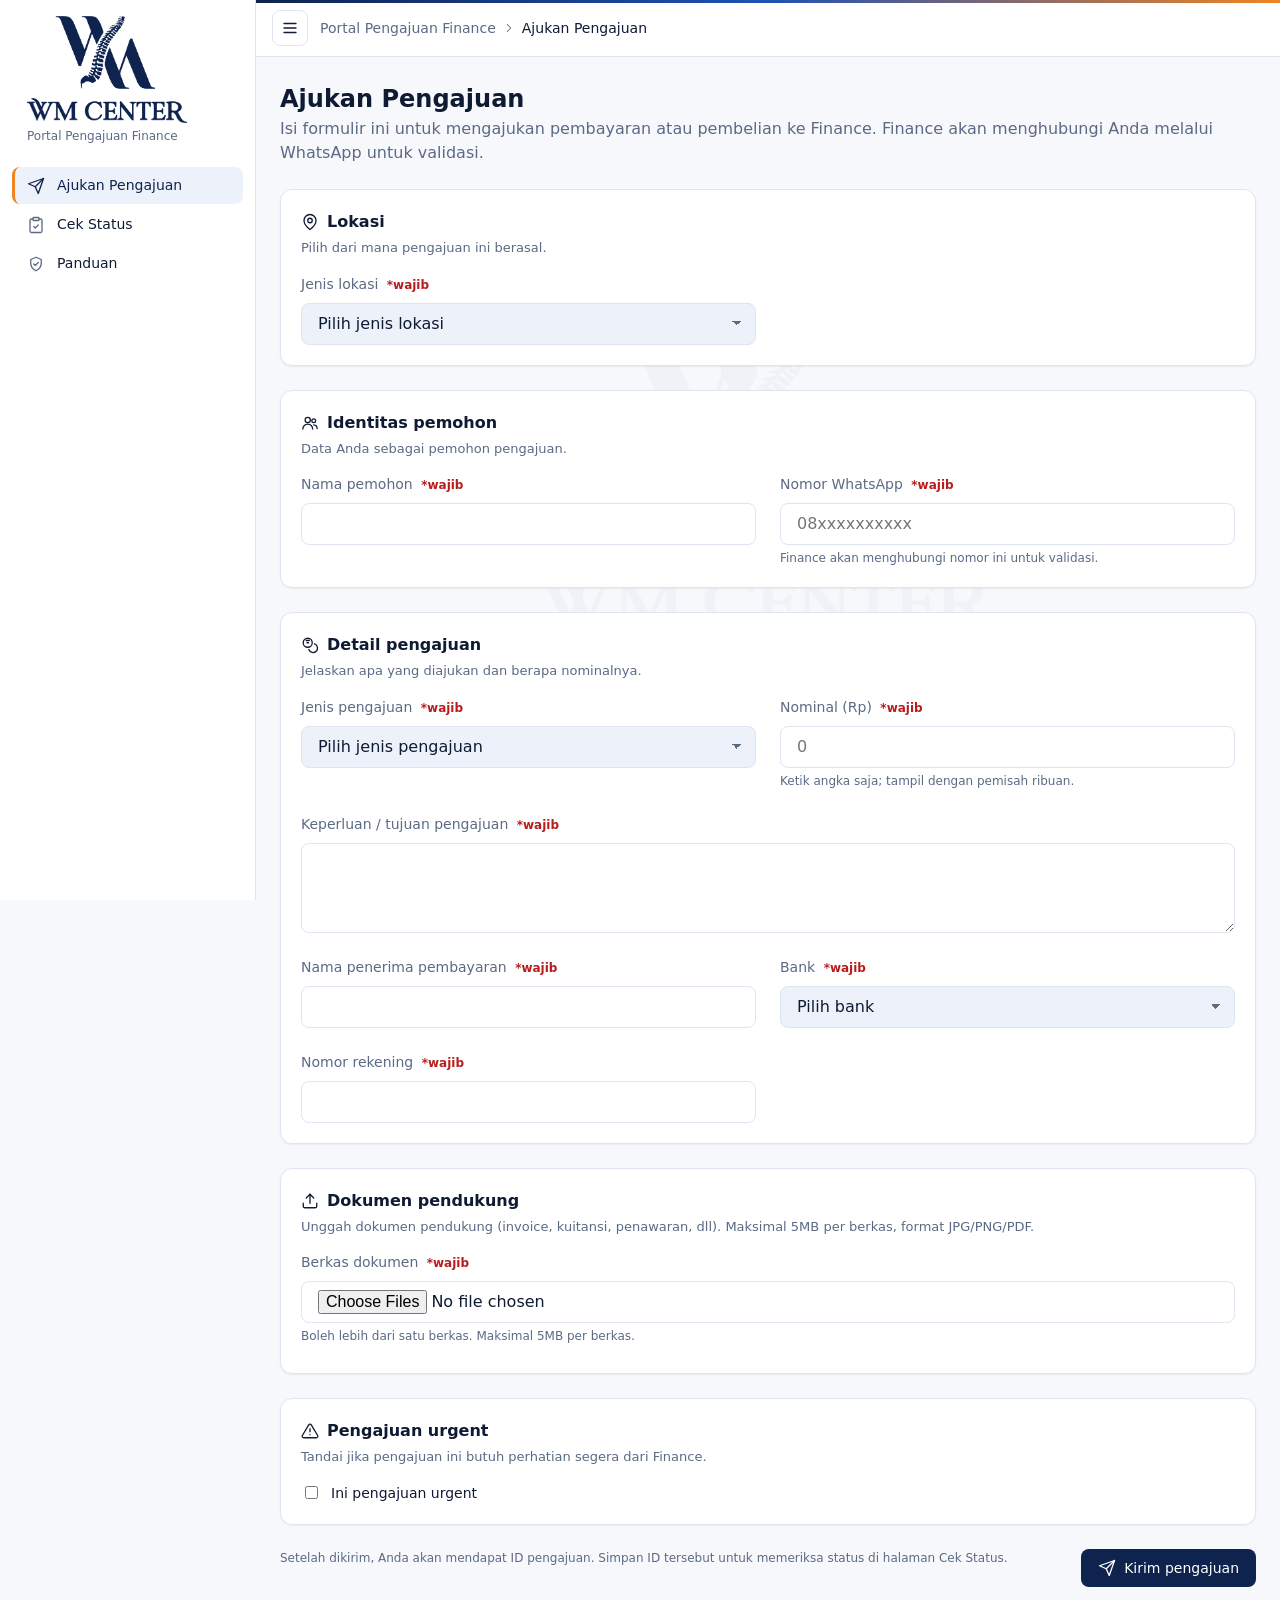
<file: index.html>
<!doctype html>
<html lang="id">
<head>
<meta charset="utf-8">
<meta name="viewport" content="width=device-width, initial-scale=1">
<title>Ajukan Pengajuan · Portal Pengajuan Finance WM Center</title>
<link rel="icon" type="image/png" href="assets/logo/favicon-32.png">
<link rel="apple-touch-icon" href="assets/logo/apple-touch-icon-180.png">
<link rel="stylesheet" href="assets/tokens/wm-tokens.css">
<link rel="stylesheet" href="assets/tokens/wm-components.css">
<style>
  .ic { width: 18px; height: 18px; flex: none; }
  .stack > * + * { margin-top: 1.5rem; }
  .head-row { display: flex; flex-wrap: wrap; align-items: flex-start; justify-content: space-between; gap: .75rem; }
  .only-md { display: none; }
  @media (min-width: 768px) { .only-md { display: flex; } .only-sm { display: none !important; } }
  .wm-section-title { font-size: 1rem; font-weight: 600; margin: 0 0 .25rem; display: flex; align-items: center; gap: .5rem; }
  .wm-section-sub { font-size: .8125rem; color: var(--muted-foreground); margin: 0 0 1rem; }
  .file-row { display: flex; align-items: center; gap: .625rem; flex-wrap: wrap; }
  .file-chip { display: inline-flex; align-items: center; gap: .375rem; padding: .25rem .625rem; border: 1px solid var(--border); border-radius: var(--radius-lg); background: var(--accent); font-size: .8125rem; }
  .file-chip button { border: 0; background: none; padding: 0; margin-left: .25rem; cursor: pointer; color: var(--muted-foreground); display: flex; }
  .honeypot { position: absolute; left: -9999px; width: 1px; height: 1px; overflow: hidden; }
  fieldset.wm-form-grid { border: 0; padding: 0; margin: 0; }
  legend.wm-section-title { padding: 0; width: 100%; }

  /* Bedakan tampilan & nuansa kolom isian (ketik) vs dropdown (pilih) */
  .wm-input,
  .wm-textarea {
    background: var(--card);
    transition: border-color .15s ease, box-shadow .15s ease;
  }
  .wm-input:hover,
  .wm-textarea:hover {
    border-color: var(--muted-foreground);
  }
  .wm-input:focus,
  .wm-textarea:focus {
    box-shadow: 0 0 0 3px rgb(32 81 180 / 0.15);
  }
  .wm-select {
    background-color: var(--accent);
    color: var(--foreground);
    appearance: none;
    -webkit-appearance: none;
    cursor: pointer;
    padding-right: 2.5rem;
    background-image:
      linear-gradient(45deg, transparent 50%, var(--muted-foreground) 50%),
      linear-gradient(135deg, var(--muted-foreground) 50%, transparent 50%);
    background-position:
      calc(100% - 1.15rem) center,
      calc(100% - 0.85rem) center;
    background-size: 5px 5px, 5px 5px;
    background-repeat: no-repeat;
    transition: border-color .15s ease, background-color .15s ease, box-shadow .15s ease;
  }
  .wm-select:hover {
    background-color: var(--card);
    border-color: var(--secondary);
  }
  .wm-select:focus {
    background-color: var(--card);
    box-shadow: 0 0 0 3px rgb(32 81 180 / 0.15);
  }
  .wm-select:disabled {
    cursor: not-allowed;
  }
</style>
<script>
  try { if (localStorage.getItem('wm-sidebar') === 'collapsed') document.documentElement.dataset.sidebar = 'collapsed'; } catch (e) {}
</script>
</head>
<body>
<div id="icon-sprite-holder" aria-hidden="true" hidden></div>

<div class="wm-app">
  <aside class="wm-sidebar" id="sidebar">
    <a href="index.html" style="display:block;margin:0 0 1.25rem 15px;text-decoration:none">
      <img src="assets/logo/logo-wm-center-navy.png" alt="WM Center" width="962" height="646" class="wm-logo logo-auto">
      <span style="display:block;margin-top:.25rem;font-size:.75rem;color:var(--muted-foreground)">Portal Pengajuan Finance</span>
    </a>
    <nav>
      <a class="wm-nav-item" aria-current="page" href="index.html"><svg class="ic"><use href="assets/icons/icons.svg#icon-send"/></svg><span style="flex:1">Ajukan Pengajuan</span></a>
      <a class="wm-nav-item" href="status.html"><svg class="ic"><use href="assets/icons/icons.svg#icon-clipboard"/></svg><span style="flex:1">Cek Status</span></a>
      <a class="wm-nav-item" href="panduan.html"><svg class="ic"><use href="assets/icons/icons.svg#icon-shield"/></svg><span style="flex:1">Panduan</span></a>
    </nav>
  </aside>
  <div class="wm-sidebar-backdrop" id="backdrop" hidden></div>

  <div class="wm-main-col">
    <header class="wm-header">
      <div class="row" style="display:flex;align-items:center;gap:.75rem">
        <button class="wm-btn wm-btn-outline" id="toggle" style="padding:.5rem" aria-label="Tampilkan atau sembunyikan menu samping"><svg class="ic"><use href="assets/icons/icons.svg#icon-menu"/></svg></button>
        <a href="index.html" class="only-sm" style="display:block"><img src="assets/logo/logo-wm-center-navy.png" alt="WM Center" class="logo-auto" style="height:2.25rem;width:auto"></a>
        <div class="only-md" style="align-items:center;gap:.375rem;font-size:.875rem;color:var(--muted-foreground)">Portal Pengajuan Finance <svg class="ic" style="width:14px;height:14px"><use href="assets/icons/icons.svg#icon-chevron-right"/></svg> <b style="color:var(--foreground);font-weight:500">Ajukan Pengajuan</b></div>
      </div>
    </header>

    <div class="wm-watermark" aria-hidden="true"><img src="assets/logo/logo-wm-center-navy.png" alt="" class="logo-auto"></div>

    <main class="wm-main stack" style="position:relative;z-index:6">
      <div class="head-row">
        <div>
          <h1 class="wm-page-title">Ajukan Pengajuan</h1>
          <p class="wm-page-sub">Isi formulir ini untuk mengajukan pembayaran atau pembelian ke Finance. Finance akan menghubungi Anda melalui WhatsApp untuk validasi.</p>
        </div>
      </div>

      <div class="wm-flash is-error" id="formError" hidden></div>
      <div class="wm-flash" id="formSuccess" hidden></div>

      <form id="pengajuanForm" novalidate>
        <!-- Honeypot anti-spam, tidak terlihat dan tidak boleh diisi manusia -->
        <div class="honeypot" aria-hidden="true">
          <label for="website">Jangan isi kolom ini</label>
          <input type="text" id="website" name="website" tabindex="-1" autocomplete="off">
        </div>

        <div class="stack">
          <!-- 1. Lokasi -->
          <section class="wm-card">
            <h2 class="wm-section-title"><svg class="ic"><use href="assets/icons/icons.svg#icon-map-pin"/></svg>Lokasi</h2>
            <p class="wm-section-sub">Pilih dari mana pengajuan ini berasal.</p>
            <div class="wm-form-grid cols-2">
              <div class="wm-field">
                <label class="wm-label" for="tipeLokasi">Jenis lokasi <span class="wm-required">*wajib</span></label>
                <select class="wm-select" id="tipeLokasi" name="tipeLokasi" required>
                  <option value="">Pilih jenis lokasi</option>
                  <option value="Cabang">Cabang</option>
                  <option value="Head Office">Head Office</option>
                </select>
                <p class="wm-error" id="err-tipeLokasi" hidden></p>
              </div>
              <div class="wm-field" id="field-cabang" hidden>
                <label class="wm-label" for="cabang">Cabang <span class="wm-required">*wajib</span></label>
                <select class="wm-select" id="cabang" name="cabang">
                  <option value="">Pilih cabang</option>
                  <option>Pemuda</option>
                  <option>Bandung</option>
                  <option>Kemang</option>
                  <option>Cibubur</option>
                  <option>Kebayoran</option>
                  <option>BSD</option>
                  <option>Surabaya</option>
                  <option>Alam Sutera</option>
                  <option>Puri</option>
                  <option>Bekasi</option>
                  <option>Sunter</option>
                  <option>Tendean</option>
                  <option>Depok</option>
                </select>
                <p class="wm-error" id="err-cabang" hidden></p>
              </div>
              <div class="wm-field" id="field-divisi" hidden>
                <label class="wm-label" for="divisi">Divisi <span class="wm-required">*wajib</span></label>
                <select class="wm-select" id="divisi" name="divisi">
                  <option value="">Pilih divisi</option>
                  <option>Finance & Data Analisi</option>
                  <option>HR-GA</option>
                  <option>HR-PD</option>
                  <option>HR-TA</option>
                  <option>HR-EB</option>
                  <option>Project Expense</option>
                  <option>BD</option>
                  <option>Brand Communication</option>
                  <option>Creative</option>
                  <option>Operasional</option>
                  <option>Legal</option>
                </select>
                <p class="wm-error" id="err-divisi" hidden></p>
              </div>
            </div>
          </section>

          <!-- 2. Identitas -->
          <section class="wm-card">
            <h2 class="wm-section-title"><svg class="ic"><use href="assets/icons/icons.svg#icon-users"/></svg>Identitas pemohon</h2>
            <p class="wm-section-sub">Data Anda sebagai pemohon pengajuan.</p>
            <div class="wm-form-grid cols-2">
              <div class="wm-field">
                <label class="wm-label" for="namaPemohon">Nama pemohon <span class="wm-required">*wajib</span></label>
                <input class="wm-input" id="namaPemohon" name="namaPemohon" required>
                <p class="wm-error" id="err-namaPemohon" hidden></p>
              </div>
              <div class="wm-field">
                <label class="wm-label" for="noWhatsapp">Nomor WhatsApp <span class="wm-required">*wajib</span></label>
                <input class="wm-input" id="noWhatsapp" name="noWhatsapp" inputmode="numeric" placeholder="08xxxxxxxxxx" required>
                <p class="wm-hint">Finance akan menghubungi nomor ini untuk validasi.</p>
                <p class="wm-error" id="err-noWhatsapp" hidden></p>
              </div>
            </div>
          </section>

          <!-- 3. Detail pengajuan -->
          <section class="wm-card">
            <h2 class="wm-section-title"><svg class="ic"><use href="assets/icons/icons.svg#icon-coins"/></svg>Detail pengajuan</h2>
            <p class="wm-section-sub">Jelaskan apa yang diajukan dan berapa nominalnya.</p>
            <div class="wm-form-grid cols-2">
              <div class="wm-field">
                <label class="wm-label" for="jenisPengajuan">Jenis pengajuan <span class="wm-required">*wajib</span></label>
                <select class="wm-select" id="jenisPengajuan" name="jenisPengajuan" required>
                  <option value="">Pilih jenis pengajuan</option>
                  <option>Barang</option>
                  <option>Jasa</option>
                  <option>Reimburse</option>
                  <option>Lainnya</option>
                </select>
                <p class="wm-error" id="err-jenisPengajuan" hidden></p>
              </div>
              <div class="wm-field">
                <label class="wm-label" for="nominal">Nominal (Rp) <span class="wm-required">*wajib</span></label>
                <input class="wm-input" id="nominal" name="nominal" inputmode="numeric" placeholder="0" required>
                <p class="wm-hint">Ketik angka saja; tampil dengan pemisah ribuan.</p>
                <p class="wm-error" id="err-nominal" hidden></p>
              </div>
              <div class="wm-field" style="grid-column:1/-1">
                <label class="wm-label" for="keperluan">Keperluan / tujuan pengajuan <span class="wm-required">*wajib</span></label>
                <textarea class="wm-textarea" id="keperluan" name="keperluan" rows="3" required></textarea>
                <p class="wm-error" id="err-keperluan" hidden></p>
              </div>
              <div class="wm-field">
                <label class="wm-label" for="namaPenerima">Nama penerima pembayaran <span class="wm-required">*wajib</span></label>
                <input class="wm-input" id="namaPenerima" name="namaPenerima" required>
                <p class="wm-error" id="err-namaPenerima" hidden></p>
              </div>
              <div class="wm-field">
                <label class="wm-label" for="bank">Bank <span class="wm-required">*wajib</span></label>
                <select class="wm-select" id="bank" name="bank" required>
                  <option value="">Pilih bank</option>
                  <option>BCA</option>
                  <option>Mandiri</option>
                  <option>BNI</option>
                  <option>BRI</option>
                  <option>BSI</option>
                  <option>CIMB Niaga</option>
                  <option>Permata</option>
                  <option>Danamon</option>
                  <option>OCBC</option>
                  <option>Jago</option>
                  <option>SeaBank</option>
                  <option>Lainnya</option>
                </select>
                <p class="wm-error" id="err-bank" hidden></p>
              </div>
              <div class="wm-field">
                <label class="wm-label" for="noRekening">Nomor rekening <span class="wm-required">*wajib</span></label>
                <input class="wm-input" id="noRekening" name="noRekening" inputmode="numeric" required>
                <p class="wm-error" id="err-noRekening" hidden></p>
              </div>
            </div>
          </section>

          <!-- 4. Dokumen -->
          <section class="wm-card" id="section-dokumen">
            <h2 class="wm-section-title"><svg class="ic"><use href="assets/icons/icons.svg#icon-upload"/></svg>Dokumen pendukung</h2>
            <p class="wm-section-sub">Unggah dokumen pendukung (invoice, kuitansi, penawaran, dll). Maksimal 5MB per berkas, format JPG/PNG/PDF.</p>
            <div class="wm-form-grid cols-2">
              <div class="wm-field" style="grid-column:1/-1">
                <label class="wm-label" for="dokumen">Berkas dokumen <span class="wm-required">*wajib</span></label>
                <input class="wm-input" id="dokumen" name="dokumen" type="file" accept=".jpg,.jpeg,.png,.pdf" multiple required>
                <p class="wm-hint">Boleh lebih dari satu berkas. Maksimal 5MB per berkas.</p>
                <div class="file-row" id="fileList" style="margin-top:.5rem"></div>
                <p class="wm-error" id="err-dokumen" hidden></p>
              </div>
              <div class="wm-field" id="field-ktpNpwp" style="grid-column:1/-1" hidden>
                <label class="wm-label" for="ktpNpwp">KTP / NPWP penerima <span class="wm-required">*wajib</span></label>
                <input class="wm-input" id="ktpNpwp" name="ktpNpwp" type="file" accept=".jpg,.jpeg,.png,.pdf">
                <p class="wm-hint">Wajib dilampirkan untuk pengajuan jenis Jasa.</p>
                <div class="file-row" id="ktpNpwpFileList" style="margin-top:.5rem"></div>
                <p class="wm-error" id="err-ktpNpwp" hidden></p>
              </div>
            </div>
          </section>

          <!-- 5. Urgent -->
          <section class="wm-card">
            <h2 class="wm-section-title"><svg class="ic"><use href="assets/icons/icons.svg#icon-alert"/></svg>Pengajuan urgent</h2>
            <p class="wm-section-sub">Tandai jika pengajuan ini butuh perhatian segera dari Finance.</p>
            <label style="display:flex;align-items:flex-start;gap:.625rem;font-size:.875rem">
              <input type="checkbox" id="isUrgent" name="isUrgent" style="margin-top:.2rem">
              <span>Ini pengajuan urgent</span>
            </label>
            <div class="wm-field" id="field-alasanUrgent" style="margin-top:.75rem" hidden>
              <label class="wm-label" for="alasanUrgent">Alasan urgent <span class="wm-required">*wajib</span></label>
              <textarea class="wm-textarea" id="alasanUrgent" name="alasanUrgent" rows="2"></textarea>
              <p class="wm-error" id="err-alasanUrgent" hidden></p>
            </div>
          </section>

          <div class="head-row">
            <p class="wm-hint" style="margin:0">Setelah dikirim, Anda akan mendapat ID pengajuan. Simpan ID tersebut untuk memeriksa status di halaman Cek Status.</p>
            <button class="wm-btn wm-btn-primary" type="submit" id="submitBtn">
              <svg class="ic"><use href="assets/icons/icons.svg#icon-send"/></svg>Kirim pengajuan
            </button>
          </div>
        </div>
      </form>

      <!-- Modal hasil pengajuan -->
      <div class="wm-modal" id="resultModal" hidden role="dialog" aria-modal="true" aria-labelledby="resultModalTitle">
        <div class="wm-modal-inner">
          <div class="wm-modal-card">
            <div>
              <h3 class="wm-card-title" id="resultModalTitle" style="font-size:1.125rem">Pengajuan terkirim</h3>
              <p class="wm-card-subtitle">Simpan ID pengajuan ini untuk memeriksa status di halaman Cek Status.</p>
            </div>
            <div class="wm-card" style="text-align:center;background:var(--accent)">
              <div class="wm-stat-label" style="justify-content:center">ID Pengajuan</div>
              <div class="wm-mono" id="resultId" style="font-size:1.25rem;font-weight:600;color:var(--secondary)">-</div>
            </div>
            <div class="wm-modal-actions is-sticky">
              <a class="wm-btn wm-btn-outline" href="status.html">Buka Cek Status</a>
              <button type="button" class="wm-btn wm-btn-primary" id="closeResultModal">Ajukan lagi</button>
            </div>
          </div>
        </div>
      </div>
    </main>
  </div>
</div>

<script src="assets/js/config.js"></script>
<script src="assets/js/app.js"></script>
<script>
(function () {
  var sidebar = document.getElementById('sidebar'), backdrop = document.getElementById('backdrop');
  var wide = function () { return window.matchMedia('(min-width: 768px)').matches; };
  document.getElementById('toggle').addEventListener('click', function () {
    if (wide()) {
      var h = document.documentElement, hide = h.dataset.sidebar !== 'collapsed';
      if (hide) h.dataset.sidebar = 'collapsed'; else delete h.dataset.sidebar;
      try { localStorage.setItem('wm-sidebar', hide ? 'collapsed' : 'open'); } catch (e) {}
    } else {
      var open = !sidebar.classList.contains('is-open');
      sidebar.classList.toggle('is-open', open); backdrop.hidden = !open;
    }
  });
  backdrop.addEventListener('click', function () { sidebar.classList.remove('is-open'); backdrop.hidden = true; });
  document.addEventListener('keydown', function (e) { if (e.key === 'Escape') { sidebar.classList.remove('is-open'); backdrop.hidden = true; } });
})();
</script>
</body>
</html>
</file>
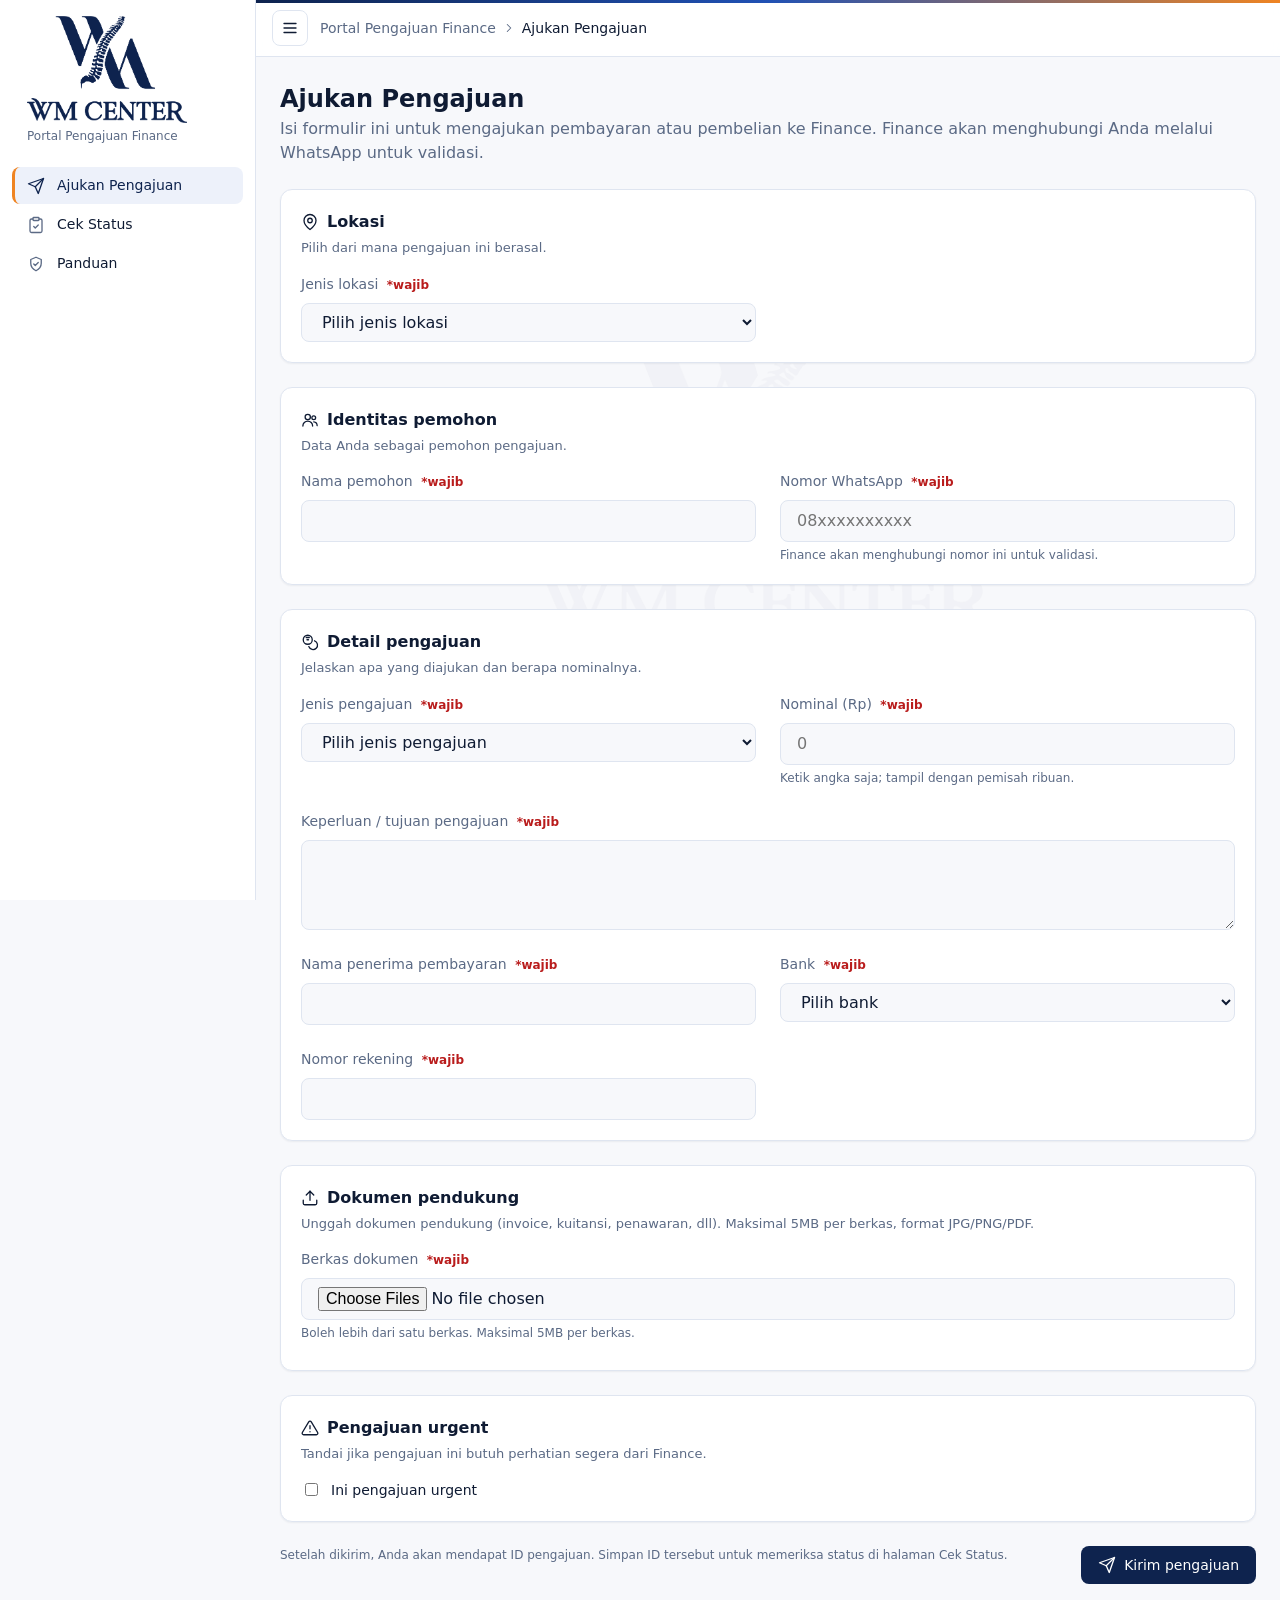
<file: frontend/index.html>
<!doctype html>
<html lang="id">
<head>
<meta charset="utf-8">
<meta name="viewport" content="width=device-width, initial-scale=1">
<title>Ajukan Pengajuan · Portal Pengajuan Finance WM Center</title>
<link rel="icon" type="image/png" href="assets/logo/favicon-32.png">
<link rel="apple-touch-icon" href="assets/logo/apple-touch-icon-180.png">
<link rel="stylesheet" href="assets/tokens/wm-tokens.css">
<link rel="stylesheet" href="assets/tokens/wm-components.css">
<style>
  .ic { width: 18px; height: 18px; flex: none; }
  .stack > * + * { margin-top: 1.5rem; }
  .head-row { display: flex; flex-wrap: wrap; align-items: flex-start; justify-content: space-between; gap: .75rem; }
  .only-md { display: none; }
  @media (min-width: 768px) { .only-md { display: flex; } .only-sm { display: none !important; } }
  .wm-section-title { font-size: 1rem; font-weight: 600; margin: 0 0 .25rem; display: flex; align-items: center; gap: .5rem; }
  .wm-section-sub { font-size: .8125rem; color: var(--muted-foreground); margin: 0 0 1rem; }
  .file-row { display: flex; align-items: center; gap: .625rem; flex-wrap: wrap; }
  .file-chip { display: inline-flex; align-items: center; gap: .375rem; padding: .25rem .625rem; border: 1px solid var(--border); border-radius: var(--radius-lg); background: var(--accent); font-size: .8125rem; }
  .file-chip button { border: 0; background: none; padding: 0; margin-left: .25rem; cursor: pointer; color: var(--muted-foreground); display: flex; }
  .honeypot { position: absolute; left: -9999px; width: 1px; height: 1px; overflow: hidden; }
  fieldset.wm-form-grid { border: 0; padding: 0; margin: 0; }
  legend.wm-section-title { padding: 0; width: 100%; }
</style>
<script>
  try { if (localStorage.getItem('wm-sidebar') === 'collapsed') document.documentElement.dataset.sidebar = 'collapsed'; } catch (e) {}
</script>
</head>
<body>
<div id="icon-sprite-holder" aria-hidden="true" hidden></div>

<div class="wm-app">
  <aside class="wm-sidebar" id="sidebar">
    <a href="index.html" style="display:block;margin:0 0 1.25rem 15px;text-decoration:none">
      <img src="assets/logo/logo-wm-center-navy.png" alt="WM Center" width="962" height="646" class="wm-logo logo-auto">
      <span style="display:block;margin-top:.25rem;font-size:.75rem;color:var(--muted-foreground)">Portal Pengajuan Finance</span>
    </a>
    <nav>
      <a class="wm-nav-item" aria-current="page" href="index.html"><svg class="ic"><use href="assets/icons/icons.svg#icon-send"/></svg><span style="flex:1">Ajukan Pengajuan</span></a>
      <a class="wm-nav-item" href="status.html"><svg class="ic"><use href="assets/icons/icons.svg#icon-clipboard"/></svg><span style="flex:1">Cek Status</span></a>
      <a class="wm-nav-item" href="panduan.html"><svg class="ic"><use href="assets/icons/icons.svg#icon-shield"/></svg><span style="flex:1">Panduan</span></a>
    </nav>
  </aside>
  <div class="wm-sidebar-backdrop" id="backdrop" hidden></div>

  <div class="wm-main-col">
    <header class="wm-header">
      <div class="row" style="display:flex;align-items:center;gap:.75rem">
        <button class="wm-btn wm-btn-outline" id="toggle" style="padding:.5rem" aria-label="Tampilkan atau sembunyikan menu samping"><svg class="ic"><use href="assets/icons/icons.svg#icon-menu"/></svg></button>
        <a href="index.html" class="only-sm" style="display:block"><img src="assets/logo/logo-wm-center-navy.png" alt="WM Center" class="logo-auto" style="height:2.25rem;width:auto"></a>
        <div class="only-md" style="align-items:center;gap:.375rem;font-size:.875rem;color:var(--muted-foreground)">Portal Pengajuan Finance <svg class="ic" style="width:14px;height:14px"><use href="assets/icons/icons.svg#icon-chevron-right"/></svg> <b style="color:var(--foreground);font-weight:500">Ajukan Pengajuan</b></div>
      </div>
    </header>

    <div class="wm-watermark" aria-hidden="true"><img src="assets/logo/logo-wm-center-navy.png" alt="" class="logo-auto"></div>

    <main class="wm-main stack" style="position:relative;z-index:6">
      <div class="head-row">
        <div>
          <h1 class="wm-page-title">Ajukan Pengajuan</h1>
          <p class="wm-page-sub">Isi formulir ini untuk mengajukan pembayaran atau pembelian ke Finance. Finance akan menghubungi Anda melalui WhatsApp untuk validasi.</p>
        </div>
      </div>

      <div class="wm-flash is-error" id="formError" hidden></div>
      <div class="wm-flash" id="formSuccess" hidden></div>

      <form id="pengajuanForm" novalidate>
        <!-- Honeypot anti-spam, tidak terlihat dan tidak boleh diisi manusia -->
        <div class="honeypot" aria-hidden="true">
          <label for="website">Jangan isi kolom ini</label>
          <input type="text" id="website" name="website" tabindex="-1" autocomplete="off">
        </div>

        <div class="stack">
          <!-- 1. Lokasi -->
          <section class="wm-card">
            <h2 class="wm-section-title"><svg class="ic"><use href="assets/icons/icons.svg#icon-map-pin"/></svg>Lokasi</h2>
            <p class="wm-section-sub">Pilih dari mana pengajuan ini berasal.</p>
            <div class="wm-form-grid cols-2">
              <div class="wm-field">
                <label class="wm-label" for="tipeLokasi">Jenis lokasi <span class="wm-required">*wajib</span></label>
                <select class="wm-select" id="tipeLokasi" name="tipeLokasi" required>
                  <option value="">Pilih jenis lokasi</option>
                  <option value="Cabang">Cabang</option>
                  <option value="Head Office">Head Office</option>
                </select>
                <p class="wm-error" id="err-tipeLokasi" hidden></p>
              </div>
              <div class="wm-field" id="field-cabang" hidden>
                <label class="wm-label" for="cabang">Cabang <span class="wm-required">*wajib</span></label>
                <select class="wm-select" id="cabang" name="cabang">
                  <option value="">Pilih cabang</option>
                  <option>Pemuda</option>
                  <option>Bandung</option>
                  <option>Kemang</option>
                  <option>Cibubur</option>
                  <option>Kebayoran</option>
                  <option>BSD</option>
                  <option>Surabaya</option>
                  <option>Alam Sutera</option>
                  <option>Puri</option>
                  <option>Bekasi</option>
                  <option>Sunter</option>
                  <option>Tendean</option>
                  <option>Depok</option>
                </select>
                <p class="wm-error" id="err-cabang" hidden></p>
              </div>
              <div class="wm-field" id="field-divisi" hidden>
                <label class="wm-label" for="divisi">Divisi <span class="wm-required">*wajib</span></label>
                <select class="wm-select" id="divisi" name="divisi">
                  <option value="">Pilih divisi</option>
                  <option>Finance & Data Analisi</option>
                  <option>HR-GA</option>
                  <option>HR-PD</option>
                  <option>HR-TA</option>
                  <option>HR-EB</option>
                  <option>Project Expense</option>
                  <option>BD</option>
                  <option>Brand Communication</option>
                  <option>Creative</option>
                  <option>Operasional</option>
                  <option>Legal</option>
                </select>
                <p class="wm-error" id="err-divisi" hidden></p>
              </div>
            </div>
          </section>

          <!-- 2. Identitas -->
          <section class="wm-card">
            <h2 class="wm-section-title"><svg class="ic"><use href="assets/icons/icons.svg#icon-users"/></svg>Identitas pemohon</h2>
            <p class="wm-section-sub">Data Anda sebagai pemohon pengajuan.</p>
            <div class="wm-form-grid cols-2">
              <div class="wm-field">
                <label class="wm-label" for="namaPemohon">Nama pemohon <span class="wm-required">*wajib</span></label>
                <input class="wm-input" id="namaPemohon" name="namaPemohon" required>
                <p class="wm-error" id="err-namaPemohon" hidden></p>
              </div>
              <div class="wm-field">
                <label class="wm-label" for="noWhatsapp">Nomor WhatsApp <span class="wm-required">*wajib</span></label>
                <input class="wm-input" id="noWhatsapp" name="noWhatsapp" inputmode="numeric" placeholder="08xxxxxxxxxx" required>
                <p class="wm-hint">Finance akan menghubungi nomor ini untuk validasi.</p>
                <p class="wm-error" id="err-noWhatsapp" hidden></p>
              </div>
            </div>
          </section>

          <!-- 3. Detail pengajuan -->
          <section class="wm-card">
            <h2 class="wm-section-title"><svg class="ic"><use href="assets/icons/icons.svg#icon-coins"/></svg>Detail pengajuan</h2>
            <p class="wm-section-sub">Jelaskan apa yang diajukan dan berapa nominalnya.</p>
            <div class="wm-form-grid cols-2">
              <div class="wm-field">
                <label class="wm-label" for="jenisPengajuan">Jenis pengajuan <span class="wm-required">*wajib</span></label>
                <select class="wm-select" id="jenisPengajuan" name="jenisPengajuan" required>
                  <option value="">Pilih jenis pengajuan</option>
                  <option>Barang</option>
                  <option>Jasa</option>
                  <option>Reimburse</option>
                  <option>Lainnya</option>
                </select>
                <p class="wm-error" id="err-jenisPengajuan" hidden></p>
              </div>
              <div class="wm-field">
                <label class="wm-label" for="nominal">Nominal (Rp) <span class="wm-required">*wajib</span></label>
                <input class="wm-input" id="nominal" name="nominal" inputmode="numeric" placeholder="0" required>
                <p class="wm-hint">Ketik angka saja; tampil dengan pemisah ribuan.</p>
                <p class="wm-error" id="err-nominal" hidden></p>
              </div>
              <div class="wm-field" style="grid-column:1/-1">
                <label class="wm-label" for="keperluan">Keperluan / tujuan pengajuan <span class="wm-required">*wajib</span></label>
                <textarea class="wm-textarea" id="keperluan" name="keperluan" rows="3" required></textarea>
                <p class="wm-error" id="err-keperluan" hidden></p>
              </div>
              <div class="wm-field">
                <label class="wm-label" for="namaPenerima">Nama penerima pembayaran <span class="wm-required">*wajib</span></label>
                <input class="wm-input" id="namaPenerima" name="namaPenerima" required>
                <p class="wm-error" id="err-namaPenerima" hidden></p>
              </div>
              <div class="wm-field">
                <label class="wm-label" for="bank">Bank <span class="wm-required">*wajib</span></label>
                <select class="wm-select" id="bank" name="bank" required>
                  <option value="">Pilih bank</option>
                  <option>BCA</option>
                  <option>Mandiri</option>
                  <option>BNI</option>
                  <option>BRI</option>
                  <option>BSI</option>
                  <option>CIMB Niaga</option>
                  <option>Permata</option>
                  <option>Danamon</option>
                  <option>OCBC</option>
                  <option>Jago</option>
                  <option>SeaBank</option>
                  <option>Lainnya</option>
                </select>
                <p class="wm-error" id="err-bank" hidden></p>
              </div>
              <div class="wm-field">
                <label class="wm-label" for="noRekening">Nomor rekening <span class="wm-required">*wajib</span></label>
                <input class="wm-input" id="noRekening" name="noRekening" inputmode="numeric" required>
                <p class="wm-error" id="err-noRekening" hidden></p>
              </div>
            </div>
          </section>

          <!-- 4. Dokumen -->
          <section class="wm-card" id="section-dokumen">
            <h2 class="wm-section-title"><svg class="ic"><use href="assets/icons/icons.svg#icon-upload"/></svg>Dokumen pendukung</h2>
            <p class="wm-section-sub">Unggah dokumen pendukung (invoice, kuitansi, penawaran, dll). Maksimal 5MB per berkas, format JPG/PNG/PDF.</p>
            <div class="wm-form-grid cols-2">
              <div class="wm-field" style="grid-column:1/-1">
                <label class="wm-label" for="dokumen">Berkas dokumen <span class="wm-required">*wajib</span></label>
                <input class="wm-input" id="dokumen" name="dokumen" type="file" accept=".jpg,.jpeg,.png,.pdf" multiple required>
                <p class="wm-hint">Boleh lebih dari satu berkas. Maksimal 5MB per berkas.</p>
                <div class="file-row" id="fileList" style="margin-top:.5rem"></div>
                <p class="wm-error" id="err-dokumen" hidden></p>
              </div>
              <div class="wm-field" id="field-ktpNpwp" style="grid-column:1/-1" hidden>
                <label class="wm-label" for="ktpNpwp">KTP / NPWP penerima <span class="wm-required">*wajib</span></label>
                <input class="wm-input" id="ktpNpwp" name="ktpNpwp" type="file" accept=".jpg,.jpeg,.png,.pdf">
                <p class="wm-hint">Wajib dilampirkan untuk pengajuan jenis Jasa.</p>
                <div class="file-row" id="ktpNpwpFileList" style="margin-top:.5rem"></div>
                <p class="wm-error" id="err-ktpNpwp" hidden></p>
              </div>
            </div>
          </section>

          <!-- 5. Urgent -->
          <section class="wm-card">
            <h2 class="wm-section-title"><svg class="ic"><use href="assets/icons/icons.svg#icon-alert"/></svg>Pengajuan urgent</h2>
            <p class="wm-section-sub">Tandai jika pengajuan ini butuh perhatian segera dari Finance.</p>
            <label style="display:flex;align-items:flex-start;gap:.625rem;font-size:.875rem">
              <input type="checkbox" id="isUrgent" name="isUrgent" style="margin-top:.2rem">
              <span>Ini pengajuan urgent</span>
            </label>
            <div class="wm-field" id="field-alasanUrgent" style="margin-top:.75rem" hidden>
              <label class="wm-label" for="alasanUrgent">Alasan urgent <span class="wm-required">*wajib</span></label>
              <textarea class="wm-textarea" id="alasanUrgent" name="alasanUrgent" rows="2"></textarea>
              <p class="wm-error" id="err-alasanUrgent" hidden></p>
            </div>
          </section>

          <div class="head-row">
            <p class="wm-hint" style="margin:0">Setelah dikirim, Anda akan mendapat ID pengajuan. Simpan ID tersebut untuk memeriksa status di halaman Cek Status.</p>
            <button class="wm-btn wm-btn-primary" type="submit" id="submitBtn">
              <svg class="ic"><use href="assets/icons/icons.svg#icon-send"/></svg>Kirim pengajuan
            </button>
          </div>
        </div>
      </form>

      <!-- Modal hasil pengajuan -->
      <div class="wm-modal" id="resultModal" hidden role="dialog" aria-modal="true" aria-labelledby="resultModalTitle">
        <div class="wm-modal-inner">
          <div class="wm-modal-card">
            <div>
              <h3 class="wm-card-title" id="resultModalTitle" style="font-size:1.125rem">Pengajuan terkirim</h3>
              <p class="wm-card-subtitle">Simpan ID pengajuan ini untuk memeriksa status di halaman Cek Status.</p>
            </div>
            <div class="wm-card" style="text-align:center;background:var(--accent)">
              <div class="wm-stat-label" style="justify-content:center">ID Pengajuan</div>
              <div class="wm-mono" id="resultId" style="font-size:1.25rem;font-weight:600;color:var(--secondary)">-</div>
            </div>
            <div class="wm-modal-actions is-sticky">
              <a class="wm-btn wm-btn-outline" href="status.html">Buka Cek Status</a>
              <button type="button" class="wm-btn wm-btn-primary" id="closeResultModal">Ajukan lagi</button>
            </div>
          </div>
        </div>
      </div>
    </main>
  </div>
</div>

<script src="assets/js/config.js"></script>
<script src="assets/js/app.js"></script>
<script>
(function () {
  var sidebar = document.getElementById('sidebar'), backdrop = document.getElementById('backdrop');
  var wide = function () { return window.matchMedia('(min-width: 768px)').matches; };
  document.getElementById('toggle').addEventListener('click', function () {
    if (wide()) {
      var h = document.documentElement, hide = h.dataset.sidebar !== 'collapsed';
      if (hide) h.dataset.sidebar = 'collapsed'; else delete h.dataset.sidebar;
      try { localStorage.setItem('wm-sidebar', hide ? 'collapsed' : 'open'); } catch (e) {}
    } else {
      var open = !sidebar.classList.contains('is-open');
      sidebar.classList.toggle('is-open', open); backdrop.hidden = !open;
    }
  });
  backdrop.addEventListener('click', function () { sidebar.classList.remove('is-open'); backdrop.hidden = true; });
  document.addEventListener('keydown', function (e) { if (e.key === 'Escape') { sidebar.classList.remove('is-open'); backdrop.hidden = true; } });
})();
</script>
</body>
</html>
</file>
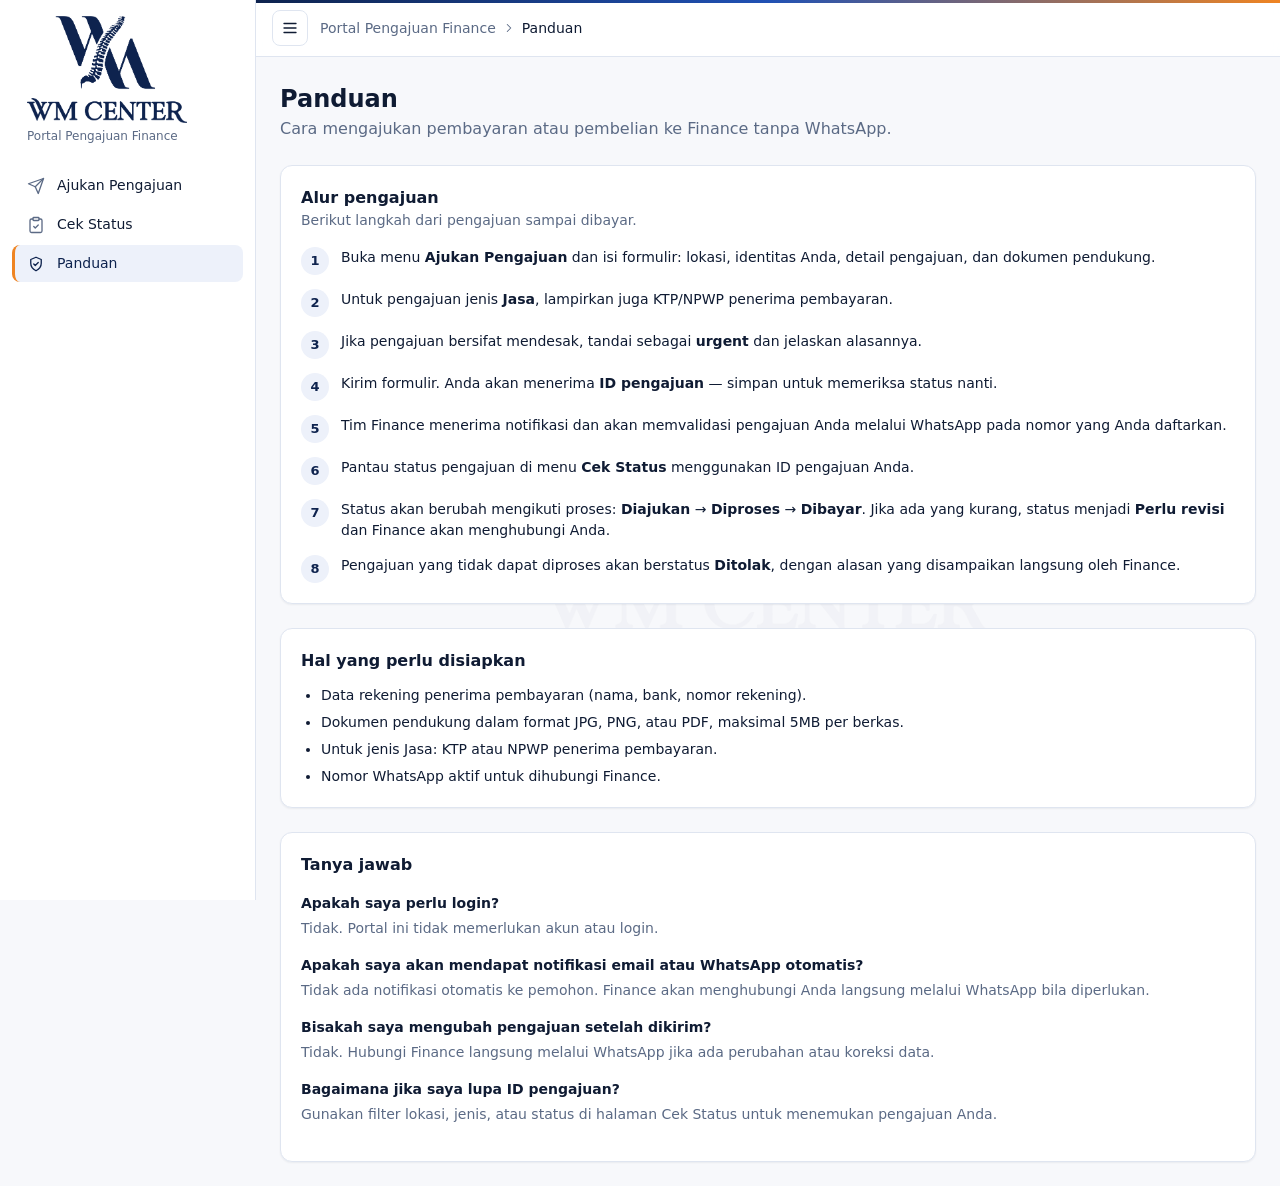
<file: panduan.html>
<!doctype html>
<html lang="id">
<head>
<meta charset="utf-8">
<meta name="viewport" content="width=device-width, initial-scale=1">
<title>Panduan · Portal Pengajuan Finance WM Center</title>
<link rel="icon" type="image/png" href="assets/logo/favicon-32.png">
<link rel="apple-touch-icon" href="assets/logo/apple-touch-icon-180.png">
<link rel="stylesheet" href="assets/tokens/wm-tokens.css">
<link rel="stylesheet" href="assets/tokens/wm-components.css">
<style>
  .ic { width: 18px; height: 18px; flex: none; }
  .stack > * + * { margin-top: 1.5rem; }
  .only-md { display: none; }
  @media (min-width: 768px) { .only-md { display: flex; } .only-sm { display: none !important; } }
  .steps { list-style: none; margin: 0; padding: 0; display: grid; gap: .875rem; }
  .steps li { display: flex; gap: .75rem; align-items: flex-start; }
  .step-num { flex: none; width: 1.75rem; height: 1.75rem; border-radius: 9999px; background: var(--accent); color: var(--primary); display: flex; align-items: center; justify-content: center; font-size: .8125rem; font-weight: 600; }
  .step-text { font-size: .875rem; }
  .step-text b { font-weight: 600; }
  .faq dt { font-weight: 600; font-size: .875rem; margin-top: 1rem; }
  .faq dd { margin: .25rem 0 0; font-size: .875rem; color: var(--muted-foreground); }
</style>
<script>
  try { if (localStorage.getItem('wm-sidebar') === 'collapsed') document.documentElement.dataset.sidebar = 'collapsed'; } catch (e) {}
</script>
</head>
<body>

<div class="wm-app">
  <aside class="wm-sidebar" id="sidebar">
    <a href="index.html" style="display:block;margin:0 0 1.25rem 15px;text-decoration:none">
      <img src="assets/logo/logo-wm-center-navy.png" alt="WM Center" width="962" height="646" class="wm-logo logo-auto">
      <span style="display:block;margin-top:.25rem;font-size:.75rem;color:var(--muted-foreground)">Portal Pengajuan Finance</span>
    </a>
    <nav>
      <a class="wm-nav-item" href="index.html"><svg class="ic"><use href="assets/icons/icons.svg#icon-send"/></svg><span style="flex:1">Ajukan Pengajuan</span></a>
      <a class="wm-nav-item" href="status.html"><svg class="ic"><use href="assets/icons/icons.svg#icon-clipboard"/></svg><span style="flex:1">Cek Status</span></a>
      <a class="wm-nav-item" aria-current="page" href="panduan.html"><svg class="ic"><use href="assets/icons/icons.svg#icon-shield"/></svg><span style="flex:1">Panduan</span></a>
    </nav>
  </aside>
  <div class="wm-sidebar-backdrop" id="backdrop" hidden></div>

  <div class="wm-main-col">
    <header class="wm-header">
      <div class="row" style="display:flex;align-items:center;gap:.75rem">
        <button class="wm-btn wm-btn-outline" id="toggle" style="padding:.5rem" aria-label="Tampilkan atau sembunyikan menu samping"><svg class="ic"><use href="assets/icons/icons.svg#icon-menu"/></svg></button>
        <a href="index.html" class="only-sm" style="display:block"><img src="assets/logo/logo-wm-center-navy.png" alt="WM Center" class="logo-auto" style="height:2.25rem;width:auto"></a>
        <div class="only-md" style="align-items:center;gap:.375rem;font-size:.875rem;color:var(--muted-foreground)">Portal Pengajuan Finance <svg class="ic" style="width:14px;height:14px"><use href="assets/icons/icons.svg#icon-chevron-right"/></svg> <b style="color:var(--foreground);font-weight:500">Panduan</b></div>
      </div>
    </header>

    <div class="wm-watermark" aria-hidden="true"><img src="assets/logo/logo-wm-center-navy.png" alt="" class="logo-auto"></div>

    <main class="wm-main stack" style="position:relative;z-index:6">
      <div>
        <h1 class="wm-page-title">Panduan</h1>
        <p class="wm-page-sub">Cara mengajukan pembayaran atau pembelian ke Finance tanpa WhatsApp.</p>
      </div>

      <section class="wm-card">
        <h2 class="wm-card-title">Alur pengajuan</h2>
        <p class="wm-card-subtitle">Berikut langkah dari pengajuan sampai dibayar.</p>
        <ol class="steps" style="margin-top:1rem">
          <li><span class="step-num">1</span><span class="step-text">Buka menu <b>Ajukan Pengajuan</b> dan isi formulir: lokasi, identitas Anda, detail pengajuan, dan dokumen pendukung.</span></li>
          <li><span class="step-num">2</span><span class="step-text">Untuk pengajuan jenis <b>Jasa</b>, lampirkan juga KTP/NPWP penerima pembayaran.</span></li>
          <li><span class="step-num">3</span><span class="step-text">Jika pengajuan bersifat mendesak, tandai sebagai <b>urgent</b> dan jelaskan alasannya.</span></li>
          <li><span class="step-num">4</span><span class="step-text">Kirim formulir. Anda akan menerima <b>ID pengajuan</b> — simpan untuk memeriksa status nanti.</span></li>
          <li><span class="step-num">5</span><span class="step-text">Tim Finance menerima notifikasi dan akan memvalidasi pengajuan Anda melalui WhatsApp pada nomor yang Anda daftarkan.</span></li>
          <li><span class="step-num">6</span><span class="step-text">Pantau status pengajuan di menu <b>Cek Status</b> menggunakan ID pengajuan Anda.</span></li>
          <li><span class="step-num">7</span><span class="step-text">Status akan berubah mengikuti proses: <b>Diajukan</b> → <b>Diproses</b> → <b>Dibayar</b>. Jika ada yang kurang, status menjadi <b>Perlu revisi</b> dan Finance akan menghubungi Anda.</span></li>
          <li><span class="step-num">8</span><span class="step-text">Pengajuan yang tidak dapat diproses akan berstatus <b>Ditolak</b>, dengan alasan yang disampaikan langsung oleh Finance.</span></li>
        </ol>
      </section>

      <section class="wm-card">
        <h2 class="wm-card-title">Hal yang perlu disiapkan</h2>
        <ul style="margin:.75rem 0 0;padding-left:1.25rem;font-size:.875rem;display:grid;gap:.375rem">
          <li>Data rekening penerima pembayaran (nama, bank, nomor rekening).</li>
          <li>Dokumen pendukung dalam format JPG, PNG, atau PDF, maksimal 5MB per berkas.</li>
          <li>Untuk jenis Jasa: KTP atau NPWP penerima pembayaran.</li>
          <li>Nomor WhatsApp aktif untuk dihubungi Finance.</li>
        </ul>
      </section>

      <section class="wm-card">
        <h2 class="wm-card-title">Tanya jawab</h2>
        <dl class="faq">
          <dt>Apakah saya perlu login?</dt>
          <dd>Tidak. Portal ini tidak memerlukan akun atau login.</dd>
          <dt>Apakah saya akan mendapat notifikasi email atau WhatsApp otomatis?</dt>
          <dd>Tidak ada notifikasi otomatis ke pemohon. Finance akan menghubungi Anda langsung melalui WhatsApp bila diperlukan.</dd>
          <dt>Bisakah saya mengubah pengajuan setelah dikirim?</dt>
          <dd>Tidak. Hubungi Finance langsung melalui WhatsApp jika ada perubahan atau koreksi data.</dd>
          <dt>Bagaimana jika saya lupa ID pengajuan?</dt>
          <dd>Gunakan filter lokasi, jenis, atau status di halaman Cek Status untuk menemukan pengajuan Anda.</dd>
        </dl>
      </section>
    </main>
  </div>
</div>

<script>
(function () {
  var sidebar = document.getElementById('sidebar'), backdrop = document.getElementById('backdrop');
  var wide = function () { return window.matchMedia('(min-width: 768px)').matches; };
  document.getElementById('toggle').addEventListener('click', function () {
    if (wide()) {
      var h = document.documentElement, hide = h.dataset.sidebar !== 'collapsed';
      if (hide) h.dataset.sidebar = 'collapsed'; else delete h.dataset.sidebar;
      try { localStorage.setItem('wm-sidebar', hide ? 'collapsed' : 'open'); } catch (e) {}
    } else {
      var open = !sidebar.classList.contains('is-open');
      sidebar.classList.toggle('is-open', open); backdrop.hidden = !open;
    }
  });
  backdrop.addEventListener('click', function () { sidebar.classList.remove('is-open'); backdrop.hidden = true; });
  document.addEventListener('keydown', function (e) { if (e.key === 'Escape') { sidebar.classList.remove('is-open'); backdrop.hidden = true; } });
})();
</script>
</body>
</html>
</file>
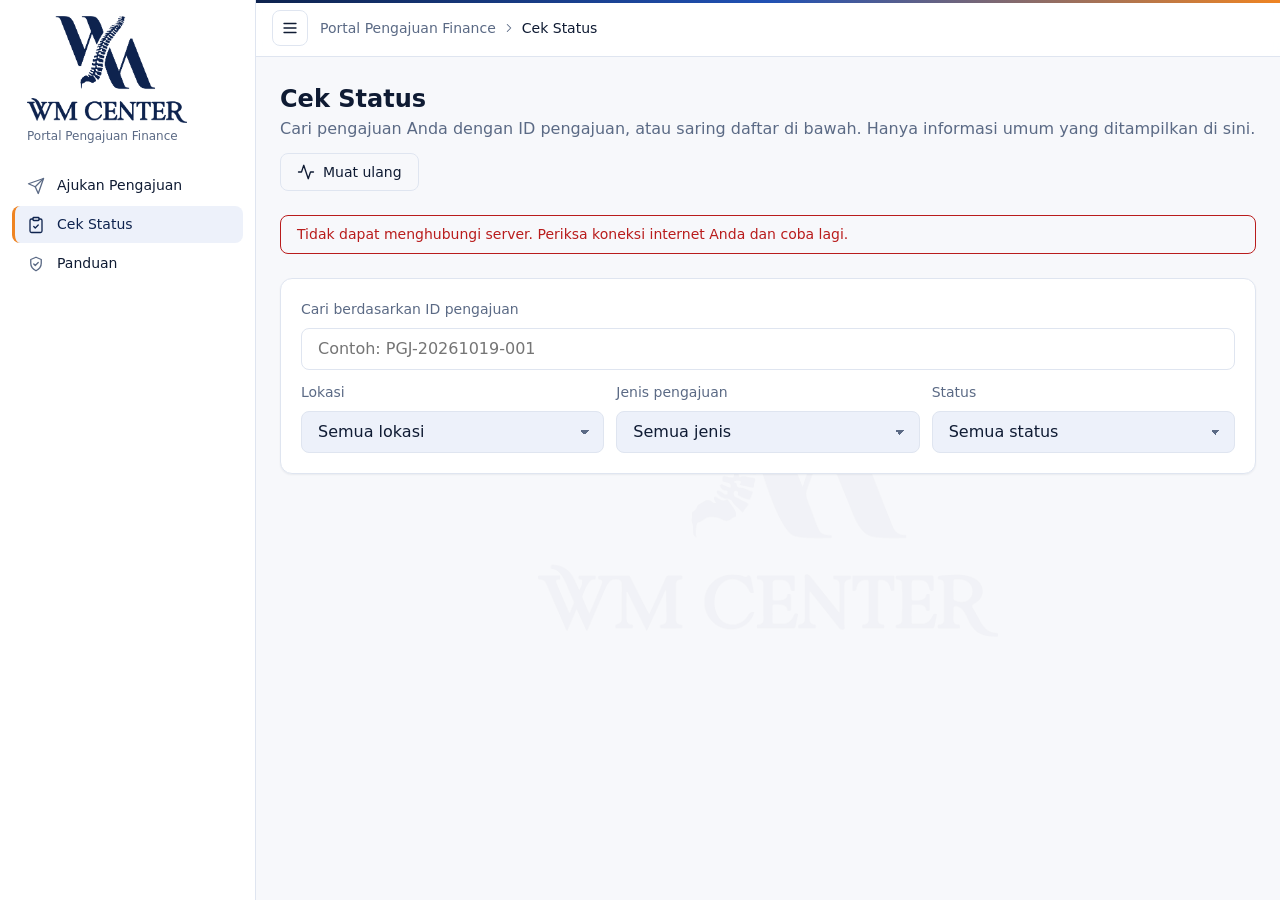
<file: status.html>
<!doctype html>
<html lang="id">
<head>
<meta charset="utf-8">
<meta name="viewport" content="width=device-width, initial-scale=1">
<title>Cek Status · Portal Pengajuan Finance WM Center</title>
<link rel="icon" type="image/png" href="assets/logo/favicon-32.png">
<link rel="apple-touch-icon" href="assets/logo/apple-touch-icon-180.png">
<link rel="stylesheet" href="assets/tokens/wm-tokens.css">
<link rel="stylesheet" href="assets/tokens/wm-components.css">
<style>
  .ic { width: 18px; height: 18px; flex: none; }
  .stack > * + * { margin-top: 1.5rem; }
  .head-row { display: flex; flex-wrap: wrap; align-items: flex-start; justify-content: space-between; gap: .75rem; }
  .only-md { display: none; }
  @media (min-width: 768px) { .only-md { display: flex; } .only-sm { display: none !important; } }
  .filters { display: grid; gap: .75rem; grid-template-columns: repeat(auto-fit, minmax(180px, 1fr)); }
  .row { display: flex; align-items: center; gap: .5rem; }
  .wm-table-empty { padding: 2rem 1rem; text-align: center; color: var(--muted-foreground); font-size: .875rem; }

  /* Bedakan tampilan & nuansa kolom isian (ketik) vs dropdown (pilih) */
  .wm-input,
  .wm-textarea {
    background: var(--card);
    transition: border-color .15s ease, box-shadow .15s ease;
  }
  .wm-input:hover,
  .wm-textarea:hover {
    border-color: var(--muted-foreground);
  }
  .wm-input:focus,
  .wm-textarea:focus {
    box-shadow: 0 0 0 3px rgb(32 81 180 / 0.15);
  }
  .wm-select {
    background-color: var(--accent);
    color: var(--foreground);
    appearance: none;
    -webkit-appearance: none;
    cursor: pointer;
    padding-right: 2.5rem;
    background-image:
      linear-gradient(45deg, transparent 50%, var(--muted-foreground) 50%),
      linear-gradient(135deg, var(--muted-foreground) 50%, transparent 50%);
    background-position:
      calc(100% - 1.15rem) center,
      calc(100% - 0.85rem) center;
    background-size: 5px 5px, 5px 5px;
    background-repeat: no-repeat;
    transition: border-color .15s ease, background-color .15s ease, box-shadow .15s ease;
  }
  .wm-select:hover {
    background-color: var(--card);
    border-color: var(--secondary);
  }
  .wm-select:focus {
    background-color: var(--card);
    box-shadow: 0 0 0 3px rgb(32 81 180 / 0.15);
  }
  .wm-select:disabled {
    cursor: not-allowed;
  }
</style>
<script>
  try { if (localStorage.getItem('wm-sidebar') === 'collapsed') document.documentElement.dataset.sidebar = 'collapsed'; } catch (e) {}
</script>
</head>
<body>

<div class="wm-app">
  <aside class="wm-sidebar" id="sidebar">
    <a href="index.html" style="display:block;margin:0 0 1.25rem 15px;text-decoration:none">
      <img src="assets/logo/logo-wm-center-navy.png" alt="WM Center" width="962" height="646" class="wm-logo logo-auto">
      <span style="display:block;margin-top:.25rem;font-size:.75rem;color:var(--muted-foreground)">Portal Pengajuan Finance</span>
    </a>
    <nav>
      <a class="wm-nav-item" href="index.html"><svg class="ic"><use href="assets/icons/icons.svg#icon-send"/></svg><span style="flex:1">Ajukan Pengajuan</span></a>
      <a class="wm-nav-item" aria-current="page" href="status.html"><svg class="ic"><use href="assets/icons/icons.svg#icon-clipboard"/></svg><span style="flex:1">Cek Status</span></a>
      <a class="wm-nav-item" href="panduan.html"><svg class="ic"><use href="assets/icons/icons.svg#icon-shield"/></svg><span style="flex:1">Panduan</span></a>
    </nav>
  </aside>
  <div class="wm-sidebar-backdrop" id="backdrop" hidden></div>

  <div class="wm-main-col">
    <header class="wm-header">
      <div class="row" style="display:flex;align-items:center;gap:.75rem">
        <button class="wm-btn wm-btn-outline" id="toggle" style="padding:.5rem" aria-label="Tampilkan atau sembunyikan menu samping"><svg class="ic"><use href="assets/icons/icons.svg#icon-menu"/></svg></button>
        <a href="index.html" class="only-sm" style="display:block"><img src="assets/logo/logo-wm-center-navy.png" alt="WM Center" class="logo-auto" style="height:2.25rem;width:auto"></a>
        <div class="only-md" style="align-items:center;gap:.375rem;font-size:.875rem;color:var(--muted-foreground)">Portal Pengajuan Finance <svg class="ic" style="width:14px;height:14px"><use href="assets/icons/icons.svg#icon-chevron-right"/></svg> <b style="color:var(--foreground);font-weight:500">Cek Status</b></div>
      </div>
    </header>

    <div class="wm-watermark" aria-hidden="true"><img src="assets/logo/logo-wm-center-navy.png" alt="" class="logo-auto"></div>

    <main class="wm-main stack" style="position:relative;z-index:6">
      <div class="head-row">
        <div>
          <h1 class="wm-page-title">Cek Status</h1>
          <p class="wm-page-sub">Cari pengajuan Anda dengan ID pengajuan, atau saring daftar di bawah. Hanya informasi umum yang ditampilkan di sini.</p>
        </div>
        <div class="head-actions">
          <button class="wm-btn wm-btn-outline" type="button" id="refreshBtn"><svg class="ic"><use href="assets/icons/icons.svg#icon-activity"/></svg>Muat ulang</button>
        </div>
      </div>

      <div class="wm-flash is-error" id="statusError" hidden></div>

      <section class="wm-card">
        <div class="wm-form-grid cols-2">
          <div class="wm-field" style="grid-column:1/-1">
            <label class="wm-label" for="cariId">Cari berdasarkan ID pengajuan</label>
            <input class="wm-input" id="cariId" placeholder="Contoh: PGJ-20261019-001">
          </div>
        </div>
        <div class="filters" style="margin-top:.75rem">
          <div class="wm-field">
            <label class="wm-label" for="filterLokasi">Lokasi</label>
            <select class="wm-select" id="filterLokasi"><option value="">Semua lokasi</option></select>
          </div>
          <div class="wm-field">
            <label class="wm-label" for="filterJenis">Jenis pengajuan</label>
            <select class="wm-select" id="filterJenis">
              <option value="">Semua jenis</option>
              <option>Barang</option>
              <option>Jasa</option>
              <option>Reimburse</option>
              <option>Lainnya</option>
            </select>
          </div>
          <div class="wm-field">
            <label class="wm-label" for="filterStatus">Status</label>
            <select class="wm-select" id="filterStatus">
              <option value="">Semua status</option>
              <option>Diajukan</option>
              <option>Diproses</option>
              <option>Perlu revisi</option>
              <option>Dibayar</option>
              <option>Ditolak</option>
            </select>
          </div>
        </div>
      </section>

      <div class="wm-flash" id="loadingFlash">Memuat data pengajuan...</div>

      <div class="wm-table-wrap" id="tableWrap" hidden>
        <table class="wm-table">
          <thead>
            <tr>
              <th>ID Pengajuan</th>
              <th>Tanggal pengajuan</th>
              <th>Lokasi</th>
              <th>Jenis</th>
              <th>Status</th>
              <th>Urgent</th>
            </tr>
          </thead>
          <tbody id="statusTbody"></tbody>
        </table>
      </div>
      <div class="wm-table-empty" id="emptyState" hidden>Tidak ada pengajuan yang cocok dengan pencarian atau filter Anda.</div>

      <div class="row" style="justify-content:space-between;flex-wrap:wrap;gap:.5rem" id="tableFooter" hidden>
        <p class="wm-hint" id="rowCountInfo" style="margin:0"></p>
      </div>
    </main>
  </div>
</div>

<script src="assets/js/config.js"></script>
<script src="assets/js/app.js"></script>
<script>
(function () {
  var sidebar = document.getElementById('sidebar'), backdrop = document.getElementById('backdrop');
  var wide = function () { return window.matchMedia('(min-width: 768px)').matches; };
  document.getElementById('toggle').addEventListener('click', function () {
    if (wide()) {
      var h = document.documentElement, hide = h.dataset.sidebar !== 'collapsed';
      if (hide) h.dataset.sidebar = 'collapsed'; else delete h.dataset.sidebar;
      try { localStorage.setItem('wm-sidebar', hide ? 'collapsed' : 'open'); } catch (e) {}
    } else {
      var open = !sidebar.classList.contains('is-open');
      sidebar.classList.toggle('is-open', open); backdrop.hidden = !open;
    }
  });
  backdrop.addEventListener('click', function () { sidebar.classList.remove('is-open'); backdrop.hidden = true; });
  document.addEventListener('keydown', function (e) { if (e.key === 'Escape') { sidebar.classList.remove('is-open'); backdrop.hidden = true; } });
})();
</script>
</body>
</html>
</file>
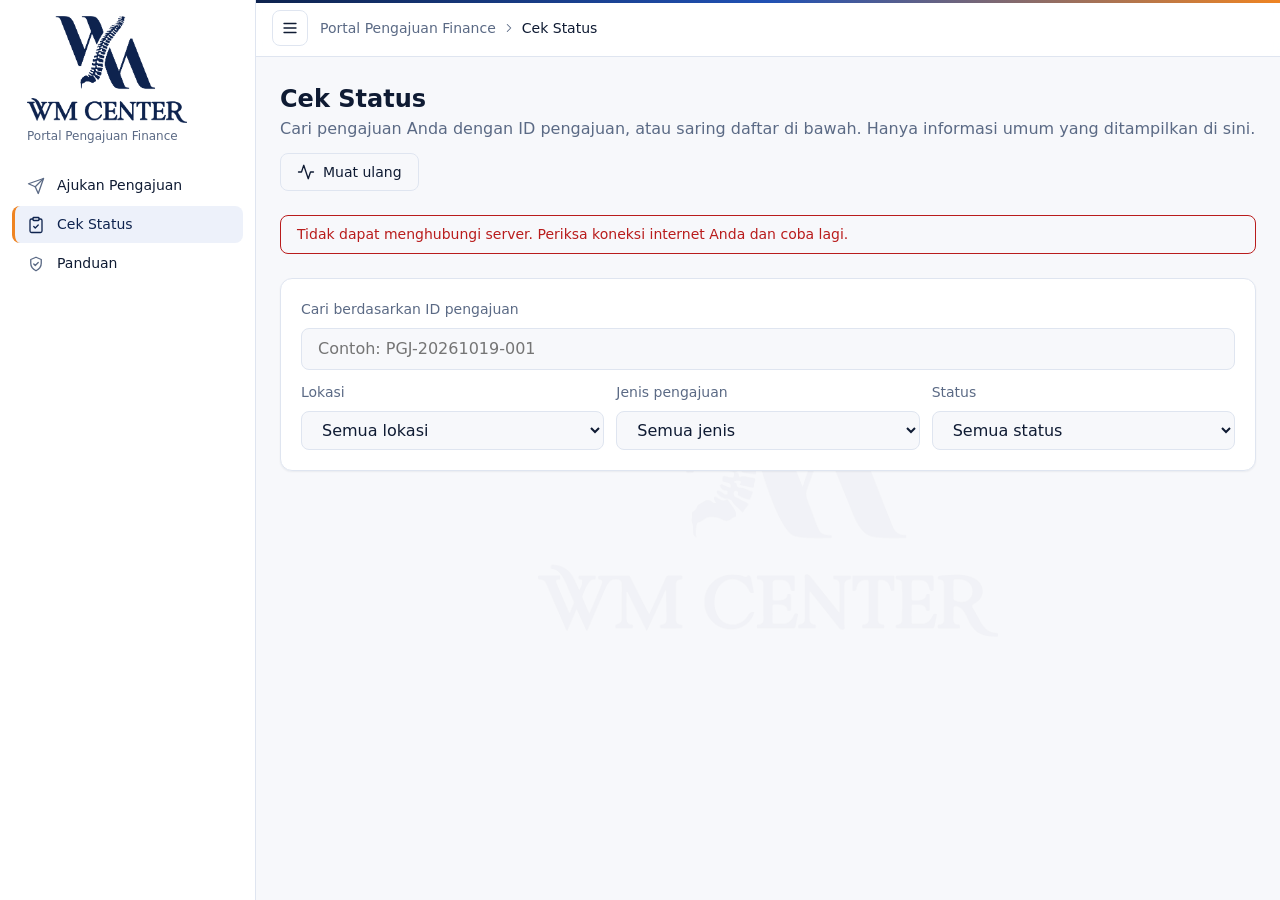
<file: frontend/status.html>
<!doctype html>
<html lang="id">
<head>
<meta charset="utf-8">
<meta name="viewport" content="width=device-width, initial-scale=1">
<title>Cek Status · Portal Pengajuan Finance WM Center</title>
<link rel="icon" type="image/png" href="assets/logo/favicon-32.png">
<link rel="apple-touch-icon" href="assets/logo/apple-touch-icon-180.png">
<link rel="stylesheet" href="assets/tokens/wm-tokens.css">
<link rel="stylesheet" href="assets/tokens/wm-components.css">
<style>
  .ic { width: 18px; height: 18px; flex: none; }
  .stack > * + * { margin-top: 1.5rem; }
  .head-row { display: flex; flex-wrap: wrap; align-items: flex-start; justify-content: space-between; gap: .75rem; }
  .only-md { display: none; }
  @media (min-width: 768px) { .only-md { display: flex; } .only-sm { display: none !important; } }
  .filters { display: grid; gap: .75rem; grid-template-columns: repeat(auto-fit, minmax(180px, 1fr)); }
  .row { display: flex; align-items: center; gap: .5rem; }
  .wm-table-empty { padding: 2rem 1rem; text-align: center; color: var(--muted-foreground); font-size: .875rem; }
</style>
<script>
  try { if (localStorage.getItem('wm-sidebar') === 'collapsed') document.documentElement.dataset.sidebar = 'collapsed'; } catch (e) {}
</script>
</head>
<body>

<div class="wm-app">
  <aside class="wm-sidebar" id="sidebar">
    <a href="index.html" style="display:block;margin:0 0 1.25rem 15px;text-decoration:none">
      <img src="assets/logo/logo-wm-center-navy.png" alt="WM Center" width="962" height="646" class="wm-logo logo-auto">
      <span style="display:block;margin-top:.25rem;font-size:.75rem;color:var(--muted-foreground)">Portal Pengajuan Finance</span>
    </a>
    <nav>
      <a class="wm-nav-item" href="index.html"><svg class="ic"><use href="assets/icons/icons.svg#icon-send"/></svg><span style="flex:1">Ajukan Pengajuan</span></a>
      <a class="wm-nav-item" aria-current="page" href="status.html"><svg class="ic"><use href="assets/icons/icons.svg#icon-clipboard"/></svg><span style="flex:1">Cek Status</span></a>
      <a class="wm-nav-item" href="panduan.html"><svg class="ic"><use href="assets/icons/icons.svg#icon-shield"/></svg><span style="flex:1">Panduan</span></a>
    </nav>
  </aside>
  <div class="wm-sidebar-backdrop" id="backdrop" hidden></div>

  <div class="wm-main-col">
    <header class="wm-header">
      <div class="row" style="display:flex;align-items:center;gap:.75rem">
        <button class="wm-btn wm-btn-outline" id="toggle" style="padding:.5rem" aria-label="Tampilkan atau sembunyikan menu samping"><svg class="ic"><use href="assets/icons/icons.svg#icon-menu"/></svg></button>
        <a href="index.html" class="only-sm" style="display:block"><img src="assets/logo/logo-wm-center-navy.png" alt="WM Center" class="logo-auto" style="height:2.25rem;width:auto"></a>
        <div class="only-md" style="align-items:center;gap:.375rem;font-size:.875rem;color:var(--muted-foreground)">Portal Pengajuan Finance <svg class="ic" style="width:14px;height:14px"><use href="assets/icons/icons.svg#icon-chevron-right"/></svg> <b style="color:var(--foreground);font-weight:500">Cek Status</b></div>
      </div>
    </header>

    <div class="wm-watermark" aria-hidden="true"><img src="assets/logo/logo-wm-center-navy.png" alt="" class="logo-auto"></div>

    <main class="wm-main stack" style="position:relative;z-index:6">
      <div class="head-row">
        <div>
          <h1 class="wm-page-title">Cek Status</h1>
          <p class="wm-page-sub">Cari pengajuan Anda dengan ID pengajuan, atau saring daftar di bawah. Hanya informasi umum yang ditampilkan di sini.</p>
        </div>
        <div class="head-actions">
          <button class="wm-btn wm-btn-outline" type="button" id="refreshBtn"><svg class="ic"><use href="assets/icons/icons.svg#icon-activity"/></svg>Muat ulang</button>
        </div>
      </div>

      <div class="wm-flash is-error" id="statusError" hidden></div>

      <section class="wm-card">
        <div class="wm-form-grid cols-2">
          <div class="wm-field" style="grid-column:1/-1">
            <label class="wm-label" for="cariId">Cari berdasarkan ID pengajuan</label>
            <input class="wm-input" id="cariId" placeholder="Contoh: PGJ-20261019-001">
          </div>
        </div>
        <div class="filters" style="margin-top:.75rem">
          <div class="wm-field">
            <label class="wm-label" for="filterLokasi">Lokasi</label>
            <select class="wm-select" id="filterLokasi"><option value="">Semua lokasi</option></select>
          </div>
          <div class="wm-field">
            <label class="wm-label" for="filterJenis">Jenis pengajuan</label>
            <select class="wm-select" id="filterJenis">
              <option value="">Semua jenis</option>
              <option>Barang</option>
              <option>Jasa</option>
              <option>Reimburse</option>
              <option>Lainnya</option>
            </select>
          </div>
          <div class="wm-field">
            <label class="wm-label" for="filterStatus">Status</label>
            <select class="wm-select" id="filterStatus">
              <option value="">Semua status</option>
              <option>Diajukan</option>
              <option>Diproses</option>
              <option>Perlu revisi</option>
              <option>Dibayar</option>
              <option>Ditolak</option>
            </select>
          </div>
        </div>
      </section>

      <div class="wm-flash" id="loadingFlash">Memuat data pengajuan...</div>

      <div class="wm-table-wrap" id="tableWrap" hidden>
        <table class="wm-table">
          <thead>
            <tr>
              <th>ID Pengajuan</th>
              <th>Tanggal pengajuan</th>
              <th>Lokasi</th>
              <th>Jenis</th>
              <th>Status</th>
              <th>Urgent</th>
            </tr>
          </thead>
          <tbody id="statusTbody"></tbody>
        </table>
      </div>
      <div class="wm-table-empty" id="emptyState" hidden>Tidak ada pengajuan yang cocok dengan pencarian atau filter Anda.</div>

      <div class="row" style="justify-content:space-between;flex-wrap:wrap;gap:.5rem" id="tableFooter" hidden>
        <p class="wm-hint" id="rowCountInfo" style="margin:0"></p>
      </div>
    </main>
  </div>
</div>

<script src="assets/js/config.js"></script>
<script src="assets/js/app.js"></script>
<script>
(function () {
  var sidebar = document.getElementById('sidebar'), backdrop = document.getElementById('backdrop');
  var wide = function () { return window.matchMedia('(min-width: 768px)').matches; };
  document.getElementById('toggle').addEventListener('click', function () {
    if (wide()) {
      var h = document.documentElement, hide = h.dataset.sidebar !== 'collapsed';
      if (hide) h.dataset.sidebar = 'collapsed'; else delete h.dataset.sidebar;
      try { localStorage.setItem('wm-sidebar', hide ? 'collapsed' : 'open'); } catch (e) {}
    } else {
      var open = !sidebar.classList.contains('is-open');
      sidebar.classList.toggle('is-open', open); backdrop.hidden = !open;
    }
  });
  backdrop.addEventListener('click', function () { sidebar.classList.remove('is-open'); backdrop.hidden = true; });
  document.addEventListener('keydown', function (e) { if (e.key === 'Escape') { sidebar.classList.remove('is-open'); backdrop.hidden = true; } });
})();
</script>
</body>
</html>
</file>
<file: assets/tokens/wm-components.css>
/*
 * Komponen WM Center dalam CSS biasa (tanpa framework), memakai token di wm-tokens.css.
 * Meniru tampilan sistem Aset WM Center. Awalan wm- supaya tidak bentrok dengan gaya lain.
 * Muat wm-tokens.css lebih dulu.
 */

/* ---------- Tombol ---------- */
.wm-btn {
    display: inline-flex;
    align-items: center;
    justify-content: center;
    gap: 0.5rem;
    border: 1px solid transparent;
    border-radius: var(--radius-lg);
    padding: 0.5rem 1rem;
    font: inherit;
    font-size: 0.875rem;
    font-weight: 500;
    line-height: 1.25rem;
    cursor: pointer;
    text-decoration: none;
    white-space: nowrap;
    transition: color, background-color, border-color, opacity, box-shadow, transform, filter;
    transition-duration: 0.12s;
    transition-timing-function: ease-out;
}
.wm-btn:disabled,
.wm-btn[aria-disabled='true'] {
    cursor: not-allowed;
    opacity: 0.6;
}
.wm-btn-primary {
    background: var(--primary);
    color: var(--primary-foreground);
}
.wm-btn-primary:hover:not(:disabled) {
    opacity: 0.9;
}
.wm-btn-secondary {
    background: var(--secondary);
    color: var(--secondary-foreground);
}
.wm-btn-orange {
    background: var(--brand-orange);
    color: var(--brand-orange-foreground);
}
.wm-btn-outline {
    background: transparent;
    color: var(--foreground);
    border-color: var(--border);
}
.wm-btn-outline:hover:not(:disabled) {
    background: var(--accent);
}
.wm-btn-danger {
    background: var(--destructive);
    color: #fff;
}
/* Tombol teks (tanpa bingkai): tautan aksi kecil di tabel dan form */
.wm-btn-text {
    background: none;
    border: 0;
    padding: 0;
    font: inherit;
    font-size: 0.875rem;
    color: var(--secondary);
    cursor: pointer;
}
.wm-btn-text:hover {
    text-decoration: underline;
}
.wm-btn-text.is-danger {
    color: var(--destructive);
}
/* Efek tekan: tombol terasa "masuk" saat diklik, jadi klik tidak pernah terlihat tanpa respons */
@media (hover: hover) {
    .wm-btn:not(:disabled):hover {
        box-shadow: 0 2px 6px rgb(14 35 78 / 0.18);
    }
}
.wm-btn:not(:disabled):active {
    transform: translateY(1px) scale(0.97);
    filter: brightness(0.9);
    box-shadow: inset 0 2px 5px rgb(0 0 0 / 0.22);
}
@media (pointer: coarse) {
    .wm-btn-text {
        padding-block: 0.5rem; /* area tekan ±36px di layar sentuh */
    }
}
@media (prefers-reduced-motion: reduce) {
    .wm-btn:not(:disabled):active {
        transform: none;
    }
}

/* ---------- Form ---------- */
.wm-field {
    min-width: 0;
}
.wm-label {
    display: block;
    margin-bottom: 0.5rem;
    font-size: 0.875rem;
    font-weight: 500;
    color: var(--muted-foreground);
}
.wm-required {
    margin-left: 0.25rem;
    font-size: 0.75rem;
    font-weight: 600;
    color: var(--destructive);
}
.wm-input,
.wm-select,
.wm-textarea {
    display: block;
    width: 100%;
    border: 1px solid var(--border);
    border-radius: var(--radius-lg);
    background: var(--background);
    color: var(--foreground);
    padding: 0.5rem 1rem;
    font: inherit;
}
.wm-input:focus,
.wm-select:focus,
.wm-textarea:focus {
    border-color: var(--primary);
    outline: none;
}
.wm-input:disabled,
.wm-select:disabled {
    opacity: 0.6;
}
.wm-hint {
    margin: 0.25rem 0 0;
    font-size: 0.75rem;
    color: var(--muted-foreground);
}
.wm-error {
    margin: 0.25rem 0 0;
    font-size: 0.875rem;
    color: var(--destructive);
}
.wm-form-grid {
    display: grid;
    gap: 1.5rem;
    grid-template-columns: minmax(0, 1fr);
}
@media (min-width: 768px) {
    .wm-form-grid.cols-2 {
        grid-template-columns: repeat(2, minmax(0, 1fr));
    }
}

/* ---------- Kartu ---------- */
.wm-card {
    border: 1px solid var(--border);
    border-radius: var(--radius-xl);
    background: var(--card);
    padding: 1.25rem;
    box-shadow: var(--shadow-sm);
}
.wm-card-title {
    margin: 0;
    font-size: 1rem;
    font-weight: 600;
}
.wm-card-subtitle {
    margin: 0;
    font-size: 0.875rem;
    color: var(--muted-foreground);
}
/* Panel merek: satu per halaman */
.wm-card-brand {
    border-color: var(--panel);
    border-bottom: 4px solid var(--brand-orange);
    background: var(--panel);
    color: var(--panel-foreground);
}
.wm-stat {
    display: block;
    border: 1px solid var(--border);
    border-radius: var(--radius-xl);
    background: var(--card);
    padding: 1rem;
    box-shadow: var(--shadow-sm);
    color: inherit;
    text-decoration: none;
}
a.wm-stat:hover {
    border-color: var(--primary);
}
.wm-stat-label {
    display: flex;
    align-items: center;
    gap: 0.5rem;
    font-size: 0.875rem;
    color: var(--muted-foreground);
}
.wm-stat-value {
    margin-top: 0.25rem;
    font-size: 1.5rem;
    font-weight: 600;
    letter-spacing: -0.025em;
}
.wm-stat-note {
    margin-top: 0.125rem;
    font-size: 0.75rem;
    color: var(--muted-foreground);
}
.wm-chip {
    display: inline-flex;
    width: 1.75rem;
    height: 1.75rem;
    align-items: center;
    justify-content: center;
    border-radius: var(--radius-lg);
    background: color-mix(in srgb, var(--primary) 10%, transparent);
    color: var(--primary);
}
.wm-chip.is-secondary {
    background: color-mix(in srgb, var(--secondary) 12%, transparent);
    color: var(--secondary);
}
.wm-chip.is-orange {
    background: color-mix(in srgb, var(--brand-orange) 20%, transparent);
    color: var(--warning-ink);
}

/* ---------- Badge status (selalu dengan teks; ikon opsional) ---------- */
.wm-badge {
    display: inline-block;
    border-radius: var(--radius-sm);
    padding: 0.125rem 0.5rem;
    font-size: 0.75rem;
    font-weight: 500;
    white-space: nowrap;
    background: var(--accent);
    color: var(--muted-foreground);
}
.wm-badge.is-good {
    background: color-mix(in srgb, var(--good) 12%, transparent);
    color: var(--good-ink);
}
.wm-badge.is-warning {
    background: color-mix(in srgb, var(--brand-orange) 20%, transparent);
    color: var(--warning-ink);
}
.wm-badge.is-critical {
    background: color-mix(in srgb, var(--critical) 12%, transparent);
    color: var(--critical-ink);
}
.wm-badge.is-primary {
    background: color-mix(in srgb, var(--primary) 12%, transparent);
    color: var(--primary);
}
/* Penghitung kecil oranye (mis. jumlah permintaan menunggu di menu) */
.wm-count {
    border-radius: 9999px;
    background: var(--brand-orange);
    color: var(--brand-orange-foreground);
    padding: 0.125rem 0.5rem;
    font-size: 0.75rem;
    font-weight: 600;
}

/* ---------- Pesan ---------- */
.wm-flash {
    margin-bottom: 1rem;
    border: 1px solid var(--border);
    border-radius: var(--radius-lg);
    background: var(--accent);
    padding: 0.5rem 1rem;
    font-size: 0.875rem;
}
.wm-flash.is-error {
    border-color: var(--destructive);
    background: transparent;
    color: var(--destructive);
}
.wm-flash.is-warning {
    border-color: var(--brand-orange);
    background: color-mix(in srgb, var(--brand-orange) 12%, transparent);
    color: var(--warning-ink);
}

/* ---------- Tabel ---------- */
.wm-table-wrap {
    overflow-x: auto;
    border: 1px solid var(--border);
    border-radius: var(--radius-xl);
    background: var(--card);
    box-shadow: var(--shadow-sm);
}
.wm-table {
    width: 100%;
    border-collapse: collapse;
    font-size: 0.875rem;
}
.wm-table thead {
    background: var(--accent);
    border-bottom: 1px solid var(--border);
    font-size: 0.75rem;
    text-transform: uppercase;
    color: var(--muted-foreground);
}
.wm-table th,
.wm-table td {
    padding: 0.75rem 1rem;
    text-align: center; /* header dan sel di tengah; teks panjang pakai .cell-start */
    vertical-align: middle;
}
.wm-table tbody tr {
    border-bottom: 1px solid var(--border);
}
.wm-table tbody tr:last-child {
    border-bottom: 0;
}
.wm-table tbody tr:hover {
    background: var(--accent);
}
.wm-table td.cell-start {
    text-align: left;
}
.wm-table td.cell-num {
    text-align: right;
    white-space: nowrap; /* angka rupiah tidak pernah terpecah ("Rp" di atas angka) */
    font-variant-numeric: tabular-nums;
}
.wm-table tr.is-dim {
    opacity: 0.6;
}
.wm-mono {
    font-family: var(--font-mono);
}

/* ---------- Modal ---------- */
/* Lapisan yang menggulir + kartu di dalamnya: di HP kartu rata atas (bagian atas selalu terjangkau), dari 640px ke atas di tengah. */
.wm-modal {
    position: fixed;
    inset: 0;
    z-index: 40;
    overflow-y: auto;
    overscroll-behavior: contain;
    background: rgb(0 0 0 / 0.4);
}
.wm-modal-inner {
    display: flex;
    min-height: 100%;
    align-items: flex-start;
    justify-content: center;
    padding: 0.75rem;
}
@media (min-width: 640px) {
    .wm-modal-inner {
        align-items: center;
        padding: 1rem;
    }
}
.wm-modal-card {
    width: 100%;
    max-width: 32rem;
    border: 1px solid var(--border);
    border-radius: var(--radius-xl);
    background: var(--card);
    padding: 1rem;
    box-shadow: var(--shadow-lg);
}
@media (min-width: 640px) {
    .wm-modal-card {
        padding: 1.5rem;
    }
}
.wm-modal-card > * + * {
    margin-top: 1rem;
}
/* Baris tombol: pada form panjang menempel di bawah layar HP */
.wm-modal-actions {
    display: flex;
    flex-wrap: wrap;
    justify-content: flex-end;
    gap: 0.75rem;
}
.wm-modal-actions.is-sticky {
    position: sticky;
    bottom: 0;
    margin: 0 -1rem -1rem;
    padding: 0.75rem 1rem;
    border-top: 1px solid var(--border);
    border-radius: 0 0 var(--radius-xl) var(--radius-xl);
    background: var(--card);
}
@media (min-width: 640px) {
    .wm-modal-actions.is-sticky {
        position: static;
        margin: 0;
        padding: 0.5rem 0 0;
        border: 0;
    }
}

/* ---------- Kerangka halaman: menu samping + header + konten ---------- */
.wm-app {
    display: flex;
    min-height: 100vh;
}
.wm-sidebar {
    position: fixed;
    inset-block: 0;
    left: 0;
    z-index: 30;
    display: flex;
    width: var(--sidebar-width);
    flex-direction: column;
    overflow-y: auto;
    border-right: 1px solid var(--border);
    background: var(--card);
    padding: 1rem 0.75rem;
    transform: translateX(-100%);
    transition: transform 0.2s ease;
}
.wm-sidebar.is-open {
    transform: none;
}
.wm-sidebar-backdrop {
    position: fixed;
    inset: 0;
    z-index: 20;
    background: rgb(0 0 0 / 0.4);
}
@media (min-width: 768px) {
    .wm-sidebar {
        position: sticky;
        top: 0;
        height: 100vh;
        transform: none;
    }
    .wm-sidebar-backdrop {
        display: none;
    }
    html[data-sidebar='collapsed'] .wm-sidebar {
        margin-left: calc(var(--sidebar-width) * -1);
        visibility: hidden;
    }
}
.wm-logo {
    display: block;
    width: 10rem;
    height: auto;
}
:root[data-theme='dark'] .wm-logo-auto,
:root[data-theme='dark'] .logo-auto {
    filter: brightness(0) invert(1);
}
@media (prefers-color-scheme: dark) {
    :root:not([data-theme='light']) .wm-logo-auto,
    :root:not([data-theme='light']) .logo-auto {
        filter: brightness(0) invert(1); /* logo navy dibalik jadi putih di mode gelap (atau pakai logo-wm-center-white.png) */
    }
}
.wm-nav-group {
    padding: 1.25rem 15px 0.375rem;
    font-size: 11px;
    font-weight: 600;
    letter-spacing: 0.05em;
    text-transform: uppercase;
    color: var(--muted-foreground);
}
.wm-nav-item {
    display: flex;
    align-items: center;
    gap: 0.75rem;
    margin-top: 2px;
    border-left: 3px solid transparent;
    border-radius: var(--radius-lg);
    padding: 0.5rem 0.75rem;
    font-size: 0.875rem;
    font-weight: 500;
    color: var(--foreground);
    text-decoration: none;
    transition: background-color 0.12s;
}
.wm-nav-item svg {
    color: var(--muted-foreground);
}
.wm-nav-item:hover {
    background: var(--accent);
}
.wm-nav-item[aria-current='page'] {
    border-left-color: var(--brand-orange);
    background: var(--accent);
    color: var(--primary);
}
.wm-nav-item[aria-current='page'] svg {
    color: var(--primary);
}
.wm-main-col {
    display: flex;
    min-width: 0;
    flex: 1;
    flex-direction: column;
}
.wm-header {
    position: sticky;
    top: 0;
    z-index: 10;
    display: flex;
    align-items: center;
    justify-content: space-between;
    gap: 0.75rem;
    border-bottom: 1px solid var(--border);
    background: color-mix(in srgb, var(--card) 90%, transparent);
    backdrop-filter: blur(8px);
    padding: 0.625rem 1rem;
}
/* Garis gradien merek tipis di tepi atas header (navy -> biru -> oranye) */
.wm-header::before {
    content: '';
    position: absolute;
    inset: 0 0 auto 0;
    height: 3px;
    background: linear-gradient(90deg, var(--primary), var(--secondary), var(--brand-orange));
    pointer-events: none;
}
.wm-avatar {
    display: inline-flex;
    width: 2rem;
    height: 2rem;
    align-items: center;
    justify-content: center;
    border-radius: 9999px;
    background: var(--accent);
    color: var(--primary);
    font-size: 0.75rem;
    font-weight: 600;
}
.wm-main {
    width: 100%;
    max-width: var(--page-max-width);
    margin-inline: auto;
    flex: 1;
    padding: 1rem;
}
@media (min-width: 768px) {
    .wm-main {
        padding: 1.5rem;
    }
}
.wm-page-title {
    margin: 0;
    font-size: 1.5rem;
    font-weight: 700;
}
.wm-page-sub {
    margin: 0;
    color: var(--muted-foreground);
}

/* Watermark logo di tengah area konten */
.wm-watermark {
    pointer-events: none;
    position: fixed;
    inset: var(--header-height) 0 0 0;
    z-index: 5;
    display: flex;
    align-items: center;
    justify-content: center;
}
@media (min-width: 768px) {
    .wm-watermark {
        left: var(--sidebar-width);
    }
}
.wm-watermark img {
    width: min(70%, 460px);
    opacity: var(--watermark-opacity);
}

/* ---------- Halaman login ---------- */
.wm-login-body {
    display: flex;
    min-height: 100vh;
    align-items: center;
    justify-content: center;
    padding: 1rem;
    background: linear-gradient(135deg, var(--accent), var(--background) 55%, var(--background));
}
.wm-login-card {
    overflow: hidden;
    border: 1px solid var(--border);
    border-top: 4px solid var(--primary);
    border-radius: var(--radius-2xl);
    background: var(--card);
    padding: 1.5rem;
    box-shadow: var(--shadow-md);
}

/* ---------- Grafik sederhana (tanpa pustaka) ---------- */
.wm-bars {
    display: grid;
    gap: 0.5rem;
}
.wm-bar-row {
    display: grid;
    grid-template-columns: 8rem minmax(0, 1fr) auto;
    align-items: center;
    gap: 0.75rem;
    font-size: 0.875rem;
}
.wm-bar {
    height: 0.75rem;
    border-radius: 0.25rem;
    background: var(--viz-1);
}
.wm-bar.is-2 {
    background: var(--viz-2);
}
.wm-bar.is-neutral {
    background: var(--viz-neutral);
}
</file>
<file: frontend/assets/tokens/wm-components.css>
/*
 * Komponen WM Center dalam CSS biasa (tanpa framework), memakai token di wm-tokens.css.
 * Meniru tampilan sistem Aset WM Center. Awalan wm- supaya tidak bentrok dengan gaya lain.
 * Muat wm-tokens.css lebih dulu.
 */

/* ---------- Tombol ---------- */
.wm-btn {
    display: inline-flex;
    align-items: center;
    justify-content: center;
    gap: 0.5rem;
    border: 1px solid transparent;
    border-radius: var(--radius-lg);
    padding: 0.5rem 1rem;
    font: inherit;
    font-size: 0.875rem;
    font-weight: 500;
    line-height: 1.25rem;
    cursor: pointer;
    text-decoration: none;
    white-space: nowrap;
    transition: color, background-color, border-color, opacity, box-shadow, transform, filter;
    transition-duration: 0.12s;
    transition-timing-function: ease-out;
}
.wm-btn:disabled,
.wm-btn[aria-disabled='true'] {
    cursor: not-allowed;
    opacity: 0.6;
}
.wm-btn-primary {
    background: var(--primary);
    color: var(--primary-foreground);
}
.wm-btn-primary:hover:not(:disabled) {
    opacity: 0.9;
}
.wm-btn-secondary {
    background: var(--secondary);
    color: var(--secondary-foreground);
}
.wm-btn-orange {
    background: var(--brand-orange);
    color: var(--brand-orange-foreground);
}
.wm-btn-outline {
    background: transparent;
    color: var(--foreground);
    border-color: var(--border);
}
.wm-btn-outline:hover:not(:disabled) {
    background: var(--accent);
}
.wm-btn-danger {
    background: var(--destructive);
    color: #fff;
}
/* Tombol teks (tanpa bingkai): tautan aksi kecil di tabel dan form */
.wm-btn-text {
    background: none;
    border: 0;
    padding: 0;
    font: inherit;
    font-size: 0.875rem;
    color: var(--secondary);
    cursor: pointer;
}
.wm-btn-text:hover {
    text-decoration: underline;
}
.wm-btn-text.is-danger {
    color: var(--destructive);
}
/* Efek tekan: tombol terasa "masuk" saat diklik, jadi klik tidak pernah terlihat tanpa respons */
@media (hover: hover) {
    .wm-btn:not(:disabled):hover {
        box-shadow: 0 2px 6px rgb(14 35 78 / 0.18);
    }
}
.wm-btn:not(:disabled):active {
    transform: translateY(1px) scale(0.97);
    filter: brightness(0.9);
    box-shadow: inset 0 2px 5px rgb(0 0 0 / 0.22);
}
@media (pointer: coarse) {
    .wm-btn-text {
        padding-block: 0.5rem; /* area tekan ±36px di layar sentuh */
    }
}
@media (prefers-reduced-motion: reduce) {
    .wm-btn:not(:disabled):active {
        transform: none;
    }
}

/* ---------- Form ---------- */
.wm-field {
    min-width: 0;
}
.wm-label {
    display: block;
    margin-bottom: 0.5rem;
    font-size: 0.875rem;
    font-weight: 500;
    color: var(--muted-foreground);
}
.wm-required {
    margin-left: 0.25rem;
    font-size: 0.75rem;
    font-weight: 600;
    color: var(--destructive);
}
.wm-input,
.wm-select,
.wm-textarea {
    display: block;
    width: 100%;
    border: 1px solid var(--border);
    border-radius: var(--radius-lg);
    background: var(--background);
    color: var(--foreground);
    padding: 0.5rem 1rem;
    font: inherit;
}
.wm-input:focus,
.wm-select:focus,
.wm-textarea:focus {
    border-color: var(--primary);
    outline: none;
}
.wm-input:disabled,
.wm-select:disabled {
    opacity: 0.6;
}
.wm-hint {
    margin: 0.25rem 0 0;
    font-size: 0.75rem;
    color: var(--muted-foreground);
}
.wm-error {
    margin: 0.25rem 0 0;
    font-size: 0.875rem;
    color: var(--destructive);
}
.wm-form-grid {
    display: grid;
    gap: 1.5rem;
    grid-template-columns: minmax(0, 1fr);
}
@media (min-width: 768px) {
    .wm-form-grid.cols-2 {
        grid-template-columns: repeat(2, minmax(0, 1fr));
    }
}

/* ---------- Kartu ---------- */
.wm-card {
    border: 1px solid var(--border);
    border-radius: var(--radius-xl);
    background: var(--card);
    padding: 1.25rem;
    box-shadow: var(--shadow-sm);
}
.wm-card-title {
    margin: 0;
    font-size: 1rem;
    font-weight: 600;
}
.wm-card-subtitle {
    margin: 0;
    font-size: 0.875rem;
    color: var(--muted-foreground);
}
/* Panel merek: satu per halaman */
.wm-card-brand {
    border-color: var(--panel);
    border-bottom: 4px solid var(--brand-orange);
    background: var(--panel);
    color: var(--panel-foreground);
}
.wm-stat {
    display: block;
    border: 1px solid var(--border);
    border-radius: var(--radius-xl);
    background: var(--card);
    padding: 1rem;
    box-shadow: var(--shadow-sm);
    color: inherit;
    text-decoration: none;
}
a.wm-stat:hover {
    border-color: var(--primary);
}
.wm-stat-label {
    display: flex;
    align-items: center;
    gap: 0.5rem;
    font-size: 0.875rem;
    color: var(--muted-foreground);
}
.wm-stat-value {
    margin-top: 0.25rem;
    font-size: 1.5rem;
    font-weight: 600;
    letter-spacing: -0.025em;
}
.wm-stat-note {
    margin-top: 0.125rem;
    font-size: 0.75rem;
    color: var(--muted-foreground);
}
.wm-chip {
    display: inline-flex;
    width: 1.75rem;
    height: 1.75rem;
    align-items: center;
    justify-content: center;
    border-radius: var(--radius-lg);
    background: color-mix(in srgb, var(--primary) 10%, transparent);
    color: var(--primary);
}
.wm-chip.is-secondary {
    background: color-mix(in srgb, var(--secondary) 12%, transparent);
    color: var(--secondary);
}
.wm-chip.is-orange {
    background: color-mix(in srgb, var(--brand-orange) 20%, transparent);
    color: var(--warning-ink);
}

/* ---------- Badge status (selalu dengan teks; ikon opsional) ---------- */
.wm-badge {
    display: inline-block;
    border-radius: var(--radius-sm);
    padding: 0.125rem 0.5rem;
    font-size: 0.75rem;
    font-weight: 500;
    white-space: nowrap;
    background: var(--accent);
    color: var(--muted-foreground);
}
.wm-badge.is-good {
    background: color-mix(in srgb, var(--good) 12%, transparent);
    color: var(--good-ink);
}
.wm-badge.is-warning {
    background: color-mix(in srgb, var(--brand-orange) 20%, transparent);
    color: var(--warning-ink);
}
.wm-badge.is-critical {
    background: color-mix(in srgb, var(--critical) 12%, transparent);
    color: var(--critical-ink);
}
.wm-badge.is-primary {
    background: color-mix(in srgb, var(--primary) 12%, transparent);
    color: var(--primary);
}
/* Penghitung kecil oranye (mis. jumlah permintaan menunggu di menu) */
.wm-count {
    border-radius: 9999px;
    background: var(--brand-orange);
    color: var(--brand-orange-foreground);
    padding: 0.125rem 0.5rem;
    font-size: 0.75rem;
    font-weight: 600;
}

/* ---------- Pesan ---------- */
.wm-flash {
    margin-bottom: 1rem;
    border: 1px solid var(--border);
    border-radius: var(--radius-lg);
    background: var(--accent);
    padding: 0.5rem 1rem;
    font-size: 0.875rem;
}
.wm-flash.is-error {
    border-color: var(--destructive);
    background: transparent;
    color: var(--destructive);
}
.wm-flash.is-warning {
    border-color: var(--brand-orange);
    background: color-mix(in srgb, var(--brand-orange) 12%, transparent);
    color: var(--warning-ink);
}

/* ---------- Tabel ---------- */
.wm-table-wrap {
    overflow-x: auto;
    border: 1px solid var(--border);
    border-radius: var(--radius-xl);
    background: var(--card);
    box-shadow: var(--shadow-sm);
}
.wm-table {
    width: 100%;
    border-collapse: collapse;
    font-size: 0.875rem;
}
.wm-table thead {
    background: var(--accent);
    border-bottom: 1px solid var(--border);
    font-size: 0.75rem;
    text-transform: uppercase;
    color: var(--muted-foreground);
}
.wm-table th,
.wm-table td {
    padding: 0.75rem 1rem;
    text-align: center; /* header dan sel di tengah; teks panjang pakai .cell-start */
    vertical-align: middle;
}
.wm-table tbody tr {
    border-bottom: 1px solid var(--border);
}
.wm-table tbody tr:last-child {
    border-bottom: 0;
}
.wm-table tbody tr:hover {
    background: var(--accent);
}
.wm-table td.cell-start {
    text-align: left;
}
.wm-table td.cell-num {
    text-align: right;
    white-space: nowrap; /* angka rupiah tidak pernah terpecah ("Rp" di atas angka) */
    font-variant-numeric: tabular-nums;
}
.wm-table tr.is-dim {
    opacity: 0.6;
}
.wm-mono {
    font-family: var(--font-mono);
}

/* ---------- Modal ---------- */
/* Lapisan yang menggulir + kartu di dalamnya: di HP kartu rata atas (bagian atas selalu terjangkau), dari 640px ke atas di tengah. */
.wm-modal {
    position: fixed;
    inset: 0;
    z-index: 40;
    overflow-y: auto;
    overscroll-behavior: contain;
    background: rgb(0 0 0 / 0.4);
}
.wm-modal-inner {
    display: flex;
    min-height: 100%;
    align-items: flex-start;
    justify-content: center;
    padding: 0.75rem;
}
@media (min-width: 640px) {
    .wm-modal-inner {
        align-items: center;
        padding: 1rem;
    }
}
.wm-modal-card {
    width: 100%;
    max-width: 32rem;
    border: 1px solid var(--border);
    border-radius: var(--radius-xl);
    background: var(--card);
    padding: 1rem;
    box-shadow: var(--shadow-lg);
}
@media (min-width: 640px) {
    .wm-modal-card {
        padding: 1.5rem;
    }
}
.wm-modal-card > * + * {
    margin-top: 1rem;
}
/* Baris tombol: pada form panjang menempel di bawah layar HP */
.wm-modal-actions {
    display: flex;
    flex-wrap: wrap;
    justify-content: flex-end;
    gap: 0.75rem;
}
.wm-modal-actions.is-sticky {
    position: sticky;
    bottom: 0;
    margin: 0 -1rem -1rem;
    padding: 0.75rem 1rem;
    border-top: 1px solid var(--border);
    border-radius: 0 0 var(--radius-xl) var(--radius-xl);
    background: var(--card);
}
@media (min-width: 640px) {
    .wm-modal-actions.is-sticky {
        position: static;
        margin: 0;
        padding: 0.5rem 0 0;
        border: 0;
    }
}

/* ---------- Kerangka halaman: menu samping + header + konten ---------- */
.wm-app {
    display: flex;
    min-height: 100vh;
}
.wm-sidebar {
    position: fixed;
    inset-block: 0;
    left: 0;
    z-index: 30;
    display: flex;
    width: var(--sidebar-width);
    flex-direction: column;
    overflow-y: auto;
    border-right: 1px solid var(--border);
    background: var(--card);
    padding: 1rem 0.75rem;
    transform: translateX(-100%);
    transition: transform 0.2s ease;
}
.wm-sidebar.is-open {
    transform: none;
}
.wm-sidebar-backdrop {
    position: fixed;
    inset: 0;
    z-index: 20;
    background: rgb(0 0 0 / 0.4);
}
@media (min-width: 768px) {
    .wm-sidebar {
        position: sticky;
        top: 0;
        height: 100vh;
        transform: none;
    }
    .wm-sidebar-backdrop {
        display: none;
    }
    html[data-sidebar='collapsed'] .wm-sidebar {
        margin-left: calc(var(--sidebar-width) * -1);
        visibility: hidden;
    }
}
.wm-logo {
    display: block;
    width: 10rem;
    height: auto;
}
:root[data-theme='dark'] .wm-logo-auto,
:root[data-theme='dark'] .logo-auto {
    filter: brightness(0) invert(1);
}
@media (prefers-color-scheme: dark) {
    :root:not([data-theme='light']) .wm-logo-auto,
    :root:not([data-theme='light']) .logo-auto {
        filter: brightness(0) invert(1); /* logo navy dibalik jadi putih di mode gelap (atau pakai logo-wm-center-white.png) */
    }
}
.wm-nav-group {
    padding: 1.25rem 15px 0.375rem;
    font-size: 11px;
    font-weight: 600;
    letter-spacing: 0.05em;
    text-transform: uppercase;
    color: var(--muted-foreground);
}
.wm-nav-item {
    display: flex;
    align-items: center;
    gap: 0.75rem;
    margin-top: 2px;
    border-left: 3px solid transparent;
    border-radius: var(--radius-lg);
    padding: 0.5rem 0.75rem;
    font-size: 0.875rem;
    font-weight: 500;
    color: var(--foreground);
    text-decoration: none;
    transition: background-color 0.12s;
}
.wm-nav-item svg {
    color: var(--muted-foreground);
}
.wm-nav-item:hover {
    background: var(--accent);
}
.wm-nav-item[aria-current='page'] {
    border-left-color: var(--brand-orange);
    background: var(--accent);
    color: var(--primary);
}
.wm-nav-item[aria-current='page'] svg {
    color: var(--primary);
}
.wm-main-col {
    display: flex;
    min-width: 0;
    flex: 1;
    flex-direction: column;
}
.wm-header {
    position: sticky;
    top: 0;
    z-index: 10;
    display: flex;
    align-items: center;
    justify-content: space-between;
    gap: 0.75rem;
    border-bottom: 1px solid var(--border);
    background: color-mix(in srgb, var(--card) 90%, transparent);
    backdrop-filter: blur(8px);
    padding: 0.625rem 1rem;
}
/* Garis gradien merek tipis di tepi atas header (navy -> biru -> oranye) */
.wm-header::before {
    content: '';
    position: absolute;
    inset: 0 0 auto 0;
    height: 3px;
    background: linear-gradient(90deg, var(--primary), var(--secondary), var(--brand-orange));
    pointer-events: none;
}
.wm-avatar {
    display: inline-flex;
    width: 2rem;
    height: 2rem;
    align-items: center;
    justify-content: center;
    border-radius: 9999px;
    background: var(--accent);
    color: var(--primary);
    font-size: 0.75rem;
    font-weight: 600;
}
.wm-main {
    width: 100%;
    max-width: var(--page-max-width);
    margin-inline: auto;
    flex: 1;
    padding: 1rem;
}
@media (min-width: 768px) {
    .wm-main {
        padding: 1.5rem;
    }
}
.wm-page-title {
    margin: 0;
    font-size: 1.5rem;
    font-weight: 700;
}
.wm-page-sub {
    margin: 0;
    color: var(--muted-foreground);
}

/* Watermark logo di tengah area konten */
.wm-watermark {
    pointer-events: none;
    position: fixed;
    inset: var(--header-height) 0 0 0;
    z-index: 5;
    display: flex;
    align-items: center;
    justify-content: center;
}
@media (min-width: 768px) {
    .wm-watermark {
        left: var(--sidebar-width);
    }
}
.wm-watermark img {
    width: min(70%, 460px);
    opacity: var(--watermark-opacity);
}

/* ---------- Halaman login ---------- */
.wm-login-body {
    display: flex;
    min-height: 100vh;
    align-items: center;
    justify-content: center;
    padding: 1rem;
    background: linear-gradient(135deg, var(--accent), var(--background) 55%, var(--background));
}
.wm-login-card {
    overflow: hidden;
    border: 1px solid var(--border);
    border-top: 4px solid var(--primary);
    border-radius: var(--radius-2xl);
    background: var(--card);
    padding: 1.5rem;
    box-shadow: var(--shadow-md);
}

/* ---------- Grafik sederhana (tanpa pustaka) ---------- */
.wm-bars {
    display: grid;
    gap: 0.5rem;
}
.wm-bar-row {
    display: grid;
    grid-template-columns: 8rem minmax(0, 1fr) auto;
    align-items: center;
    gap: 0.75rem;
    font-size: 0.875rem;
}
.wm-bar {
    height: 0.75rem;
    border-radius: 0.25rem;
    background: var(--viz-1);
}
.wm-bar.is-2 {
    background: var(--viz-2);
}
.wm-bar.is-neutral {
    background: var(--viz-neutral);
}
</file>
<file: assets/tokens/wm-tokens.css>
/*
 * WM Center design tokens (sumber: sistem Aset WM Center, resources/css/app.css).
 * Plain CSS variables: bisa dipakai di HTML biasa, React, Vue, Tailwind, atau apa pun.
 *
 * Aturan pakai:
 *  - Jangan menulis warna mentah di komponen. Selalu var(--token).
 *  - Mode gelap otomatis mengikuti perangkat (prefers-color-scheme). Untuk tombol ganti tema, set
 *    <html data-theme="dark"> atau data-theme="light"; keduanya mengalahkan pengaturan perangkat.
 *  - Teks di atas oranye SELALU navy (--brand-orange-foreground). Putih di atas oranye terlalu pudar.
 *  - Warna status (good / warning / critical) khusus untuk STATUS dan SELALU disertai ikon + teks, bukan warna saja.
 */

:root {
    /* Permukaan dan teks */
    --background: #f7f8fb;
    --foreground: #0f1b33;
    --card: #ffffff;
    --border: #dfe5f0;
    --muted-foreground: #5b6a85;
    --accent: #edf1fa; /* latar lembut: hover menu, baris tabel disorot, header tabel, chip */
    --destructive: #b91c1c;

    /* Merek: navy (utama), biru (sekunder), oranye (aksen, hemat dipakai). Permukaan tetap dominan putih. */
    --primary: #0e234e;
    --primary-foreground: #ffffff;
    --secondary: #2051b4; /* tautan, fokus, tombol sekunder */
    --secondary-foreground: #ffffff;
    --brand-orange: #ef8422;
    --brand-orange-foreground: #0e234e;

    /* Panel merek: SATU kartu utama per halaman (navy pekat, teks putih, garis bawah oranye) */
    --panel: #0e234e;
    --panel-foreground: #ffffff;

    /* Watermark logo di belakang konten: setipis mungkin agar tidak mengganggu teks */
    --watermark-opacity: 0.022;

    /* Grafik: biru dan oranye merek = dua slot kategori (sudah divalidasi, terang dan gelap) */
    --viz-1: #2051b4;
    --viz-2: #ef8422;
    --viz-neutral: #c5ccd9;
    --viz-grid: #e3e8f1;
    --viz-ink: #46536b;

    /* Status. good = biru merek, warning = oranye merek, critical = merah. Varian -ink untuk TEKS. */
    --good: #2051b4;
    --good-ink: #1b459f;
    --warning: #ef8422;
    --warning-ink: #a8540a;
    --critical: #d03b3b;
    --critical-ink: #a02828;

    /* Bentuk */
    --radius-sm: 4px; /* badge status */
    --radius-lg: 8px; /* input, tombol, item menu */
    --radius-xl: 12px; /* kartu, modal, tabel */
    --radius-2xl: 16px; /* kartu login */
    --shadow-sm: 0 1px 2px rgb(15 27 51 / 0.06);
    --shadow-md: 0 4px 10px rgb(15 27 51 / 0.1);
    --shadow-lg: 0 10px 25px rgb(15 27 51 / 0.18);

    /* Tata letak */
    --sidebar-width: 16rem; /* 256px */
    --header-height: 3.8125rem; /* 61px di HP, 65px dari md ke atas */
    --page-max-width: 1600px;

    /* Huruf. Sistem aslinya mendeklarasikan "Instrument Sans" tetapi tidak memuatnya, sehingga yang tampil
       sebenarnya font bawaan perangkat (Segoe UI di Windows, SF di Apple, Roboto di Android). Tumpukan di bawah
       sama dengan yang tampil di sistem aslinya. Opsional: muat Instrument Sans dari Google Fonts lalu taruh di depan. */
    --font-sans: ui-sans-serif, system-ui, -apple-system, 'Segoe UI', Roboto, 'Helvetica Neue', Arial, sans-serif;
    --font-mono: ui-monospace, SFMono-Regular, Menlo, Consolas, monospace;
}

@media (min-width: 768px) {
    :root {
        --header-height: 4.0625rem;
    }
}

/* Mode gelap: warna merek naik terang supaya tidak hilang di permukaan gelap */
@media (prefers-color-scheme: dark) {
    :root:not([data-theme='light']) {
        --background: #0a1020;
        --foreground: #e6ebf5;
        --card: #111a2e;
        --border: #223052;
        --muted-foreground: #94a3c0;
        --accent: #19264a;
        --destructive: #f87171;

        --primary: #7ea4f0;
        --primary-foreground: #0a1428;
        --secondary: #6f98ec;
        --secondary-foreground: #0a1428;
        --brand-orange: #e8862a;
        --brand-orange-foreground: #0a1428;
        --panel: #1c3a7a;
        --panel-foreground: #f1f5ff;
        --watermark-opacity: 0.03;

        --viz-1: #4f82e0;
        --viz-2: #d4720f;
        --viz-neutral: #3a4560;
        --viz-grid: #223052;
        --viz-ink: #c5cde0;

        --good: #4f82e0;
        --good-ink: #7ea4f0;
        --warning: #d4720f;
        --warning-ink: #f2a35c;
        --critical-ink: #f87171;

        --shadow-sm: 0 1px 2px rgb(0 0 0 / 0.4);
        --shadow-md: 0 4px 10px rgb(0 0 0 / 0.45);
        --shadow-lg: 0 10px 25px rgb(0 0 0 / 0.55);
        color-scheme: dark;
    }
}

/* Pilihan tema manual (menang atas pengaturan perangkat) */
:root[data-theme='dark'] {
    --background: #0a1020;
    --foreground: #e6ebf5;
    --card: #111a2e;
    --border: #223052;
    --muted-foreground: #94a3c0;
    --accent: #19264a;
    --destructive: #f87171;

    --primary: #7ea4f0;
    --primary-foreground: #0a1428;
    --secondary: #6f98ec;
    --secondary-foreground: #0a1428;
    --brand-orange: #e8862a;
    --brand-orange-foreground: #0a1428;
    --panel: #1c3a7a;
    --panel-foreground: #f1f5ff;
    --watermark-opacity: 0.03;

    --viz-1: #4f82e0;
    --viz-2: #d4720f;
    --viz-neutral: #3a4560;
    --viz-grid: #223052;
    --viz-ink: #c5cde0;

    --good: #4f82e0;
    --good-ink: #7ea4f0;
    --warning: #d4720f;
    --warning-ink: #f2a35c;
    --critical-ink: #f87171;

    --shadow-sm: 0 1px 2px rgb(0 0 0 / 0.4);
    --shadow-md: 0 4px 10px rgb(0 0 0 / 0.45);
    --shadow-lg: 0 10px 25px rgb(0 0 0 / 0.55);
    color-scheme: dark;
}

/* Dasar */
*,
*::before,
*::after {
    box-sizing: border-box;
}

html {
    -webkit-text-size-adjust: 100%;
}

body {
    margin: 0;
    background: var(--background);
    color: var(--foreground);
    font-family: var(--font-sans);
    font-size: 16px;
    line-height: 1.5;
    -webkit-font-smoothing: antialiased;
}

/* Satu cincin fokus keyboard yang jelas di mana-mana */
:where(a, button, input, select, textarea, summary):focus-visible {
    outline: 2px solid var(--secondary);
    outline-offset: 2px;
}

a {
    color: var(--secondary);
}

/* Scrollbar tipis dan tenang untuk tabel lebar */
* {
    scrollbar-width: thin;
    scrollbar-color: var(--border) transparent;
}
</file>
<file: frontend/assets/tokens/wm-tokens.css>
/*
 * WM Center design tokens (sumber: sistem Aset WM Center, resources/css/app.css).
 * Plain CSS variables: bisa dipakai di HTML biasa, React, Vue, Tailwind, atau apa pun.
 *
 * Aturan pakai:
 *  - Jangan menulis warna mentah di komponen. Selalu var(--token).
 *  - Mode gelap otomatis mengikuti perangkat (prefers-color-scheme). Untuk tombol ganti tema, set
 *    <html data-theme="dark"> atau data-theme="light"; keduanya mengalahkan pengaturan perangkat.
 *  - Teks di atas oranye SELALU navy (--brand-orange-foreground). Putih di atas oranye terlalu pudar.
 *  - Warna status (good / warning / critical) khusus untuk STATUS dan SELALU disertai ikon + teks, bukan warna saja.
 */

:root {
    /* Permukaan dan teks */
    --background: #f7f8fb;
    --foreground: #0f1b33;
    --card: #ffffff;
    --border: #dfe5f0;
    --muted-foreground: #5b6a85;
    --accent: #edf1fa; /* latar lembut: hover menu, baris tabel disorot, header tabel, chip */
    --destructive: #b91c1c;

    /* Merek: navy (utama), biru (sekunder), oranye (aksen, hemat dipakai). Permukaan tetap dominan putih. */
    --primary: #0e234e;
    --primary-foreground: #ffffff;
    --secondary: #2051b4; /* tautan, fokus, tombol sekunder */
    --secondary-foreground: #ffffff;
    --brand-orange: #ef8422;
    --brand-orange-foreground: #0e234e;

    /* Panel merek: SATU kartu utama per halaman (navy pekat, teks putih, garis bawah oranye) */
    --panel: #0e234e;
    --panel-foreground: #ffffff;

    /* Watermark logo di belakang konten: setipis mungkin agar tidak mengganggu teks */
    --watermark-opacity: 0.022;

    /* Grafik: biru dan oranye merek = dua slot kategori (sudah divalidasi, terang dan gelap) */
    --viz-1: #2051b4;
    --viz-2: #ef8422;
    --viz-neutral: #c5ccd9;
    --viz-grid: #e3e8f1;
    --viz-ink: #46536b;

    /* Status. good = biru merek, warning = oranye merek, critical = merah. Varian -ink untuk TEKS. */
    --good: #2051b4;
    --good-ink: #1b459f;
    --warning: #ef8422;
    --warning-ink: #a8540a;
    --critical: #d03b3b;
    --critical-ink: #a02828;

    /* Bentuk */
    --radius-sm: 4px; /* badge status */
    --radius-lg: 8px; /* input, tombol, item menu */
    --radius-xl: 12px; /* kartu, modal, tabel */
    --radius-2xl: 16px; /* kartu login */
    --shadow-sm: 0 1px 2px rgb(15 27 51 / 0.06);
    --shadow-md: 0 4px 10px rgb(15 27 51 / 0.1);
    --shadow-lg: 0 10px 25px rgb(15 27 51 / 0.18);

    /* Tata letak */
    --sidebar-width: 16rem; /* 256px */
    --header-height: 3.8125rem; /* 61px di HP, 65px dari md ke atas */
    --page-max-width: 1600px;

    /* Huruf. Sistem aslinya mendeklarasikan "Instrument Sans" tetapi tidak memuatnya, sehingga yang tampil
       sebenarnya font bawaan perangkat (Segoe UI di Windows, SF di Apple, Roboto di Android). Tumpukan di bawah
       sama dengan yang tampil di sistem aslinya. Opsional: muat Instrument Sans dari Google Fonts lalu taruh di depan. */
    --font-sans: ui-sans-serif, system-ui, -apple-system, 'Segoe UI', Roboto, 'Helvetica Neue', Arial, sans-serif;
    --font-mono: ui-monospace, SFMono-Regular, Menlo, Consolas, monospace;
}

@media (min-width: 768px) {
    :root {
        --header-height: 4.0625rem;
    }
}

/* Mode gelap: warna merek naik terang supaya tidak hilang di permukaan gelap */
@media (prefers-color-scheme: dark) {
    :root:not([data-theme='light']) {
        --background: #0a1020;
        --foreground: #e6ebf5;
        --card: #111a2e;
        --border: #223052;
        --muted-foreground: #94a3c0;
        --accent: #19264a;
        --destructive: #f87171;

        --primary: #7ea4f0;
        --primary-foreground: #0a1428;
        --secondary: #6f98ec;
        --secondary-foreground: #0a1428;
        --brand-orange: #e8862a;
        --brand-orange-foreground: #0a1428;
        --panel: #1c3a7a;
        --panel-foreground: #f1f5ff;
        --watermark-opacity: 0.03;

        --viz-1: #4f82e0;
        --viz-2: #d4720f;
        --viz-neutral: #3a4560;
        --viz-grid: #223052;
        --viz-ink: #c5cde0;

        --good: #4f82e0;
        --good-ink: #7ea4f0;
        --warning: #d4720f;
        --warning-ink: #f2a35c;
        --critical-ink: #f87171;

        --shadow-sm: 0 1px 2px rgb(0 0 0 / 0.4);
        --shadow-md: 0 4px 10px rgb(0 0 0 / 0.45);
        --shadow-lg: 0 10px 25px rgb(0 0 0 / 0.55);
        color-scheme: dark;
    }
}

/* Pilihan tema manual (menang atas pengaturan perangkat) */
:root[data-theme='dark'] {
    --background: #0a1020;
    --foreground: #e6ebf5;
    --card: #111a2e;
    --border: #223052;
    --muted-foreground: #94a3c0;
    --accent: #19264a;
    --destructive: #f87171;

    --primary: #7ea4f0;
    --primary-foreground: #0a1428;
    --secondary: #6f98ec;
    --secondary-foreground: #0a1428;
    --brand-orange: #e8862a;
    --brand-orange-foreground: #0a1428;
    --panel: #1c3a7a;
    --panel-foreground: #f1f5ff;
    --watermark-opacity: 0.03;

    --viz-1: #4f82e0;
    --viz-2: #d4720f;
    --viz-neutral: #3a4560;
    --viz-grid: #223052;
    --viz-ink: #c5cde0;

    --good: #4f82e0;
    --good-ink: #7ea4f0;
    --warning: #d4720f;
    --warning-ink: #f2a35c;
    --critical-ink: #f87171;

    --shadow-sm: 0 1px 2px rgb(0 0 0 / 0.4);
    --shadow-md: 0 4px 10px rgb(0 0 0 / 0.45);
    --shadow-lg: 0 10px 25px rgb(0 0 0 / 0.55);
    color-scheme: dark;
}

/* Dasar */
*,
*::before,
*::after {
    box-sizing: border-box;
}

html {
    -webkit-text-size-adjust: 100%;
}

body {
    margin: 0;
    background: var(--background);
    color: var(--foreground);
    font-family: var(--font-sans);
    font-size: 16px;
    line-height: 1.5;
    -webkit-font-smoothing: antialiased;
}

/* Satu cincin fokus keyboard yang jelas di mana-mana */
:where(a, button, input, select, textarea, summary):focus-visible {
    outline: 2px solid var(--secondary);
    outline-offset: 2px;
}

a {
    color: var(--secondary);
}

/* Scrollbar tipis dan tenang untuk tabel lebar */
* {
    scrollbar-width: thin;
    scrollbar-color: var(--border) transparent;
}
</file>
